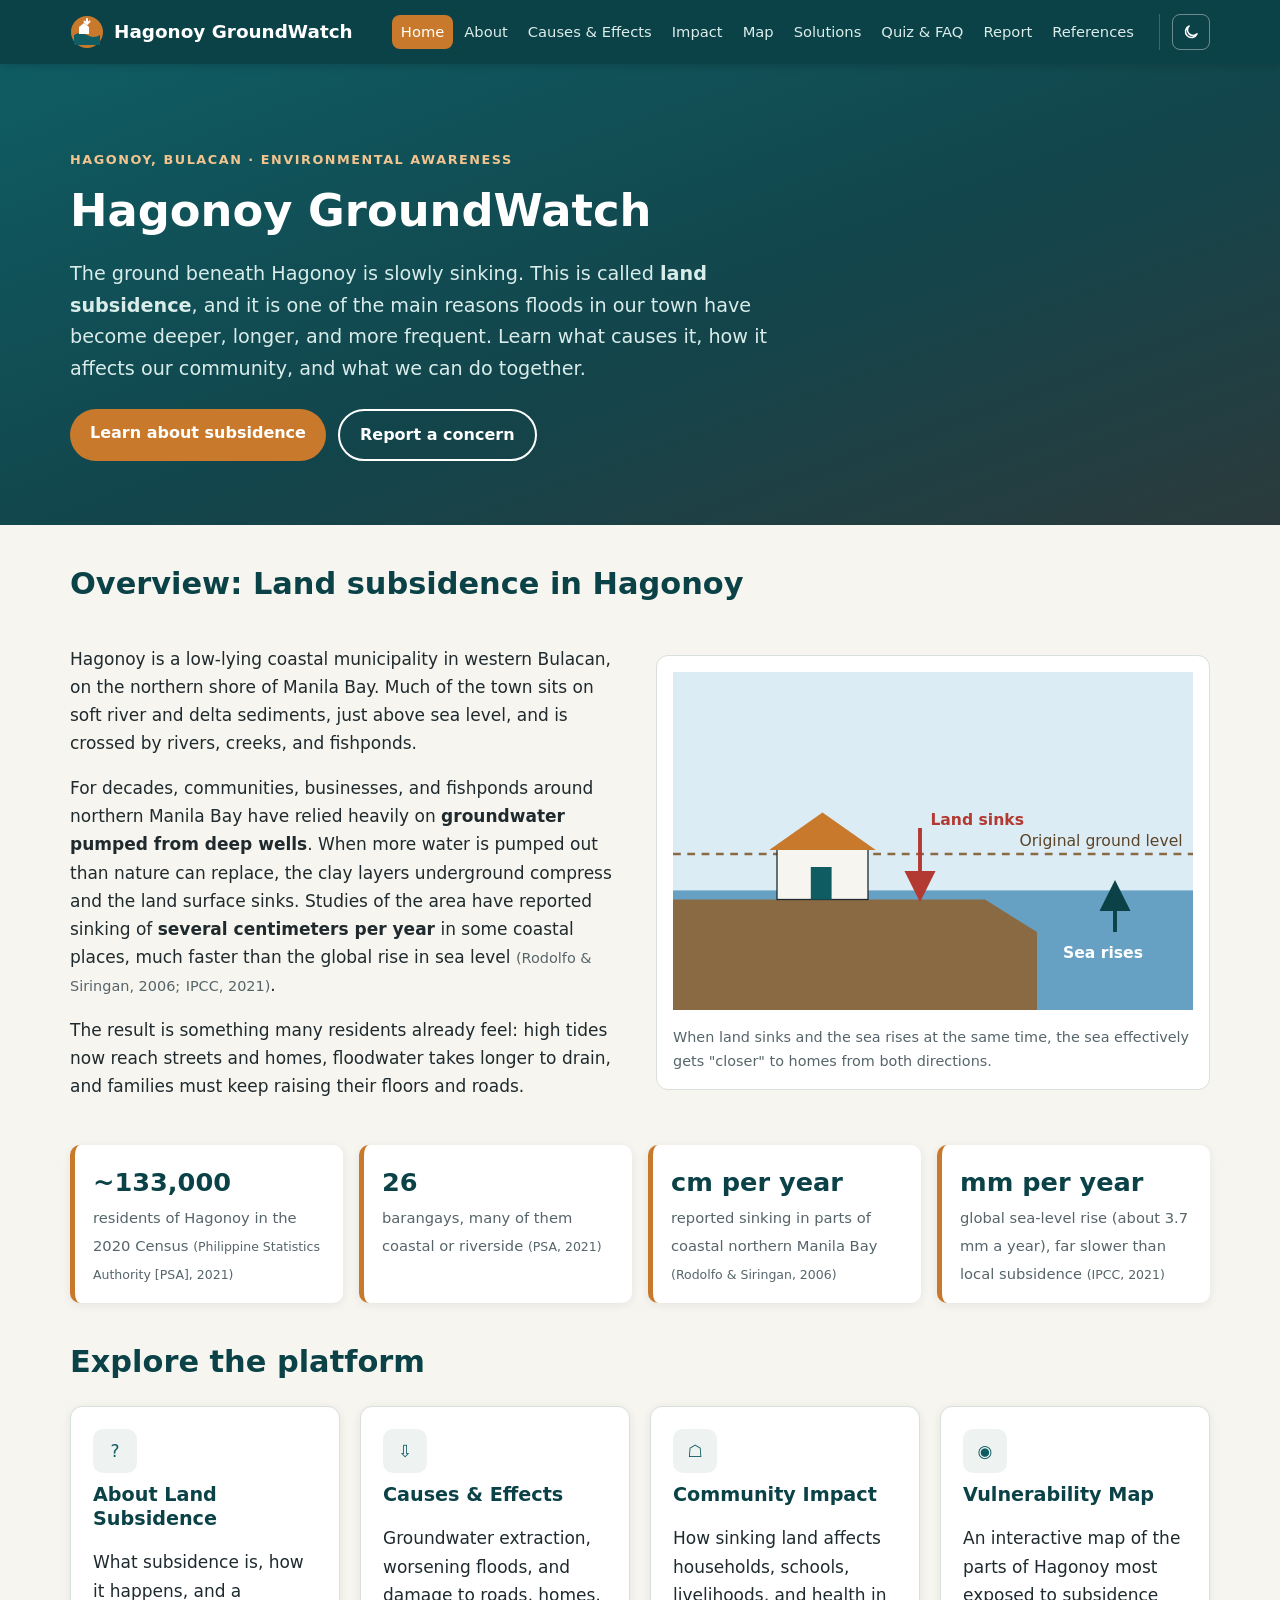
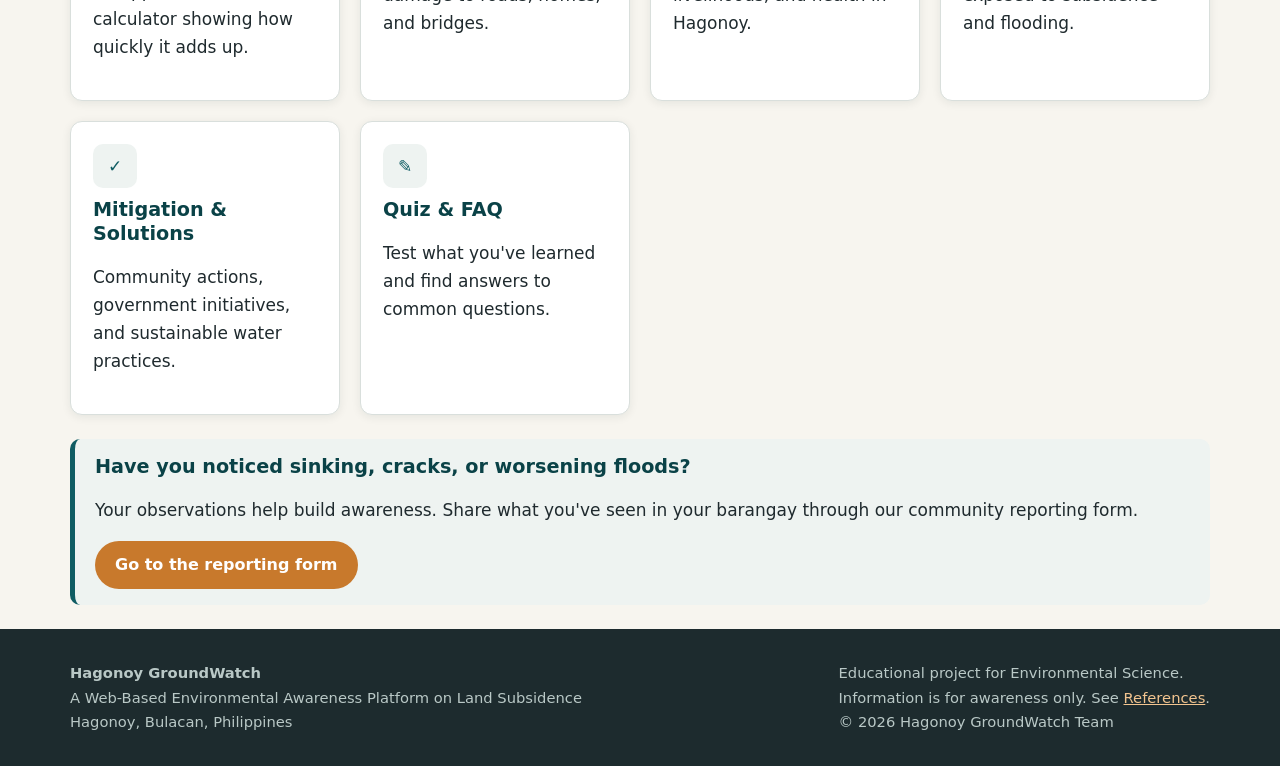
<file: index.html>
<!DOCTYPE html>
<html lang="en">
<head>
  <meta charset="UTF-8">
  <meta name="viewport" content="width=device-width, initial-scale=1.0">
  <title>Hagonoy GroundWatch | Land Subsidence Awareness</title>
  <meta name="description" content="A community-based environmental awareness website about land subsidence in Hagonoy, Bulacan.">
  <link rel="stylesheet" href="css/style.css">
  <script>(function () { var t = new URLSearchParams(location.search).get("theme"); if (!t) { try { t = localStorage.getItem("groundwatch-theme"); } catch (e) {} } if (t === "dark" || t === "light") document.documentElement.dataset.theme = t; })();</script>
</head>
<body>
  <section class="hero">
    <div class="container">
      <p class="tagline">Hagonoy, Bulacan &middot; Environmental Awareness</p>
      <h1>Hagonoy GroundWatch</h1>
      <p class="lead">
        The ground beneath Hagonoy is slowly sinking. This is called <strong>land subsidence</strong>,
        and it is one of the main reasons floods in our town have become deeper, longer, and more frequent.
        Learn what causes it, how it affects our community, and what we can do together.
      </p>
      <div class="btn-row">
        <a class="btn" href="about.html">Learn about subsidence</a>
        <a class="btn secondary" href="report.html">Report a concern</a>
      </div>
    </div>
  </section>

  <main class="container">
    <section>
      <h2>Overview: Land subsidence in Hagonoy</h2>
      <div class="two-col">
        <div>
          <p>
            Hagonoy is a low-lying coastal municipality in western Bulacan, on the northern shore of Manila Bay.
            Much of the town sits on soft river and delta sediments, just above sea level, and is
            crossed by rivers, creeks, and fishponds.
          </p>
          <p>
            For decades, communities, businesses, and fishponds around northern Manila Bay have relied heavily on
            <strong>groundwater pumped from deep wells</strong>. When more water is pumped out than nature can
            replace, the clay layers underground compress and the land surface sinks. Studies of the area
            have reported sinking of <strong>several centimeters per year</strong> in some coastal places,
            much faster than the global rise in sea level <a class="cite" href="references.html#ref-rodolfo2006">(Rodolfo &amp; Siringan, 2006;</a> <a class="cite" href="references.html#ref-ipcc2021">IPCC, 2021)</a>.
          </p>
          <p>
            The result is something many residents already feel: high tides now reach streets and homes,
            floodwater takes longer to drain, and families must keep raising their floors and roads.
          </p>
        </div>
        <figure class="diagram">
          <svg viewBox="0 0 400 260" role="img" aria-labelledby="hero-fig-title">
            <title id="hero-fig-title">Diagram: a house sinking as the land subsides while sea level rises</title>
            <rect x="0" y="0" width="400" height="260" fill="#dcecf5"/>
            <!-- original ground line -->
            <line x1="0" y1="140" x2="400" y2="140" stroke="#8a6a43" stroke-dasharray="6 5" stroke-width="2"/>
            <text x="392" y="134" font-size="12" fill="#5b4428" text-anchor="end">Original ground level</text>
            <!-- sea -->
            <rect x="0" y="168" width="400" height="92" fill="#3f88b5" opacity="0.75"/>
            <!-- sunken land -->
            <path d="M0 175 L240 175 L280 200 L280 260 L0 260 Z" fill="#8a6a43"/>
            <!-- house -->
            <rect x="80" y="135" width="70" height="40" fill="#f7f5ef" stroke="#1f2a2e"/>
            <path d="M74 137 L115 108 L156 137 Z" fill="#c8792c"/>
            <rect x="106" y="150" width="16" height="25" fill="#0f5c63"/>
            <!-- arrows -->
            <path d="M190 120 V165" stroke="#b23a32" stroke-width="3" marker-end="url(#arr)"/>
            <path d="M340 200 V172" stroke="#0a4247" stroke-width="3" marker-end="url(#arr2)"/>
            <text x="198" y="118" font-size="12" fill="#b23a32" font-weight="700">Land sinks</text>
            <text x="300" y="220" font-size="12" fill="#fff" font-weight="700">Sea rises</text>
            <defs>
              <marker id="arr" markerWidth="8" markerHeight="8" refX="4" refY="4" orient="auto"><path d="M0 0 L8 4 L0 8 Z" fill="#b23a32"/></marker>
              <marker id="arr2" markerWidth="8" markerHeight="8" refX="4" refY="4" orient="auto"><path d="M0 0 L8 4 L0 8 Z" fill="#0a4247"/></marker>
            </defs>
          </svg>
          <figcaption>When land sinks and the sea rises at the same time, the sea effectively gets "closer" to homes from both directions.</figcaption>
        </figure>
      </div>
    </section>

    <section class="stat-row" aria-label="Key facts">
      <div class="stat"><strong>~133,000</strong><span>residents of Hagonoy in the 2020 Census <a class="cite" href="references.html#ref-psa2021">(Philippine Statistics Authority [PSA], 2021)</a></span></div>
      <div class="stat"><strong>26</strong><span>barangays, many of them coastal or riverside <a class="cite" href="references.html#ref-psa2021">(PSA, 2021)</a></span></div>
      <div class="stat"><strong>cm per year</strong><span>reported sinking in parts of coastal northern Manila Bay <a class="cite" href="references.html#ref-rodolfo2006">(Rodolfo &amp; Siringan, 2006)</a></span></div>
      <div class="stat"><strong>mm per year</strong><span>global sea-level rise (about 3.7 mm a year), far slower than local subsidence <a class="cite" href="references.html#ref-ipcc2021">(IPCC, 2021)</a></span></div>
    </section>

    <section>
      <h2>Explore the platform</h2>
      <div class="grid grid-3">
        <a class="card" href="about.html">
          <div class="icon" aria-hidden="true">?</div>
          <h3>About Land Subsidence</h3>
          <p>What subsidence is, how it happens, and a calculator showing how quickly it adds up.</p>
        </a>
        <a class="card" href="causes.html">
          <div class="icon" aria-hidden="true">&#8681;</div>
          <h3>Causes &amp; Effects</h3>
          <p>Groundwater extraction, worsening floods, and damage to roads, homes, and bridges.</p>
        </a>
        <a class="card" href="impact.html">
          <div class="icon" aria-hidden="true">&#9750;</div>
          <h3>Community Impact</h3>
          <p>How sinking land affects households, schools, livelihoods, and health in Hagonoy.</p>
        </a>
        <a class="card" href="map.html">
          <div class="icon" aria-hidden="true">&#9673;</div>
          <h3>Vulnerability Map</h3>
          <p>An interactive map of the parts of Hagonoy most exposed to subsidence and flooding.</p>
        </a>
        <a class="card" href="solutions.html">
          <div class="icon" aria-hidden="true">&#10003;</div>
          <h3>Mitigation &amp; Solutions</h3>
          <p>Community actions, government initiatives, and sustainable water practices.</p>
        </a>
        <a class="card" href="learn.html">
          <div class="icon" aria-hidden="true">&#9998;</div>
          <h3>Quiz &amp; FAQ</h3>
          <p>Test what you've learned and find answers to common questions.</p>
        </a>
      </div>
    </section>

    <section class="callout">
      <h3 style="margin-top:0">Have you noticed sinking, cracks, or worsening floods?</h3>
      <p>Your observations help build awareness. Share what you've seen in your barangay through our community reporting form.</p>
      <a class="btn" href="report.html">Go to the reporting form</a>
    </section>
  </main>

  <script src="js/main.js"></script>
</body>
</html>
</file>
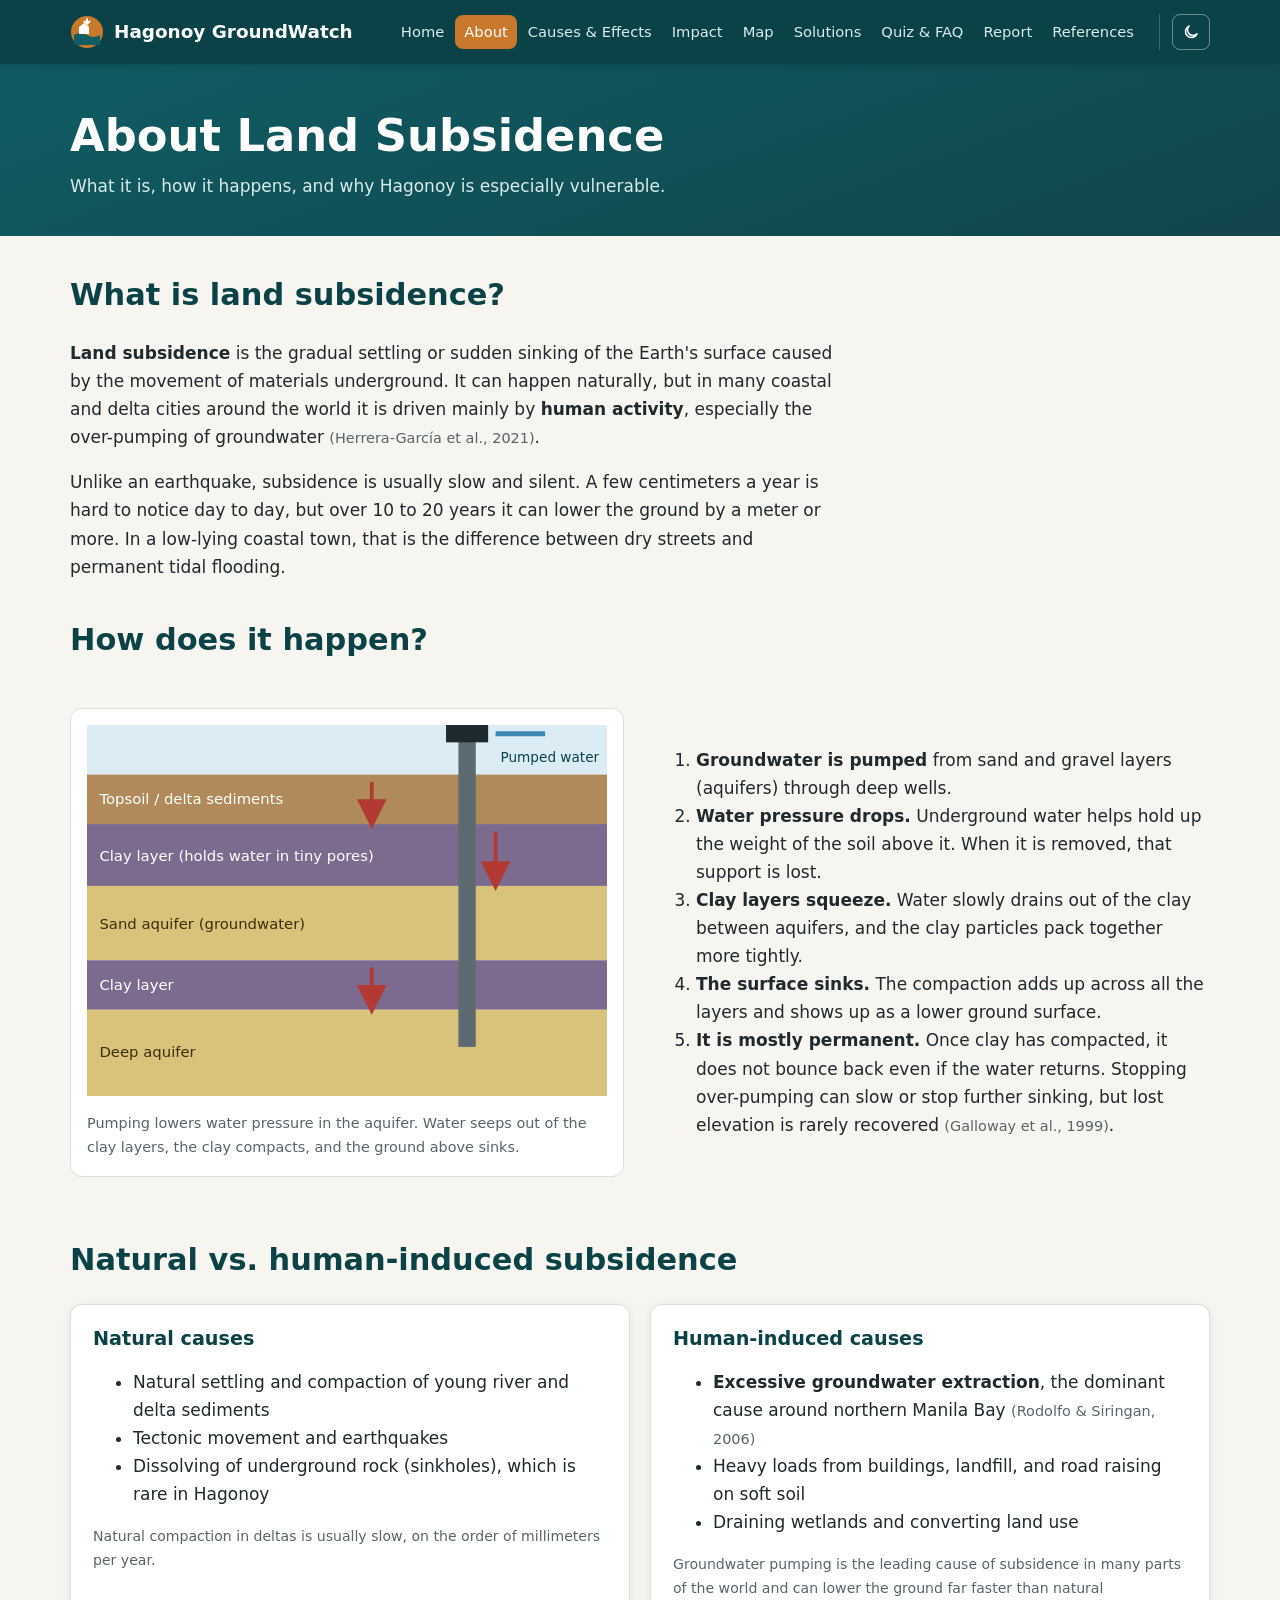
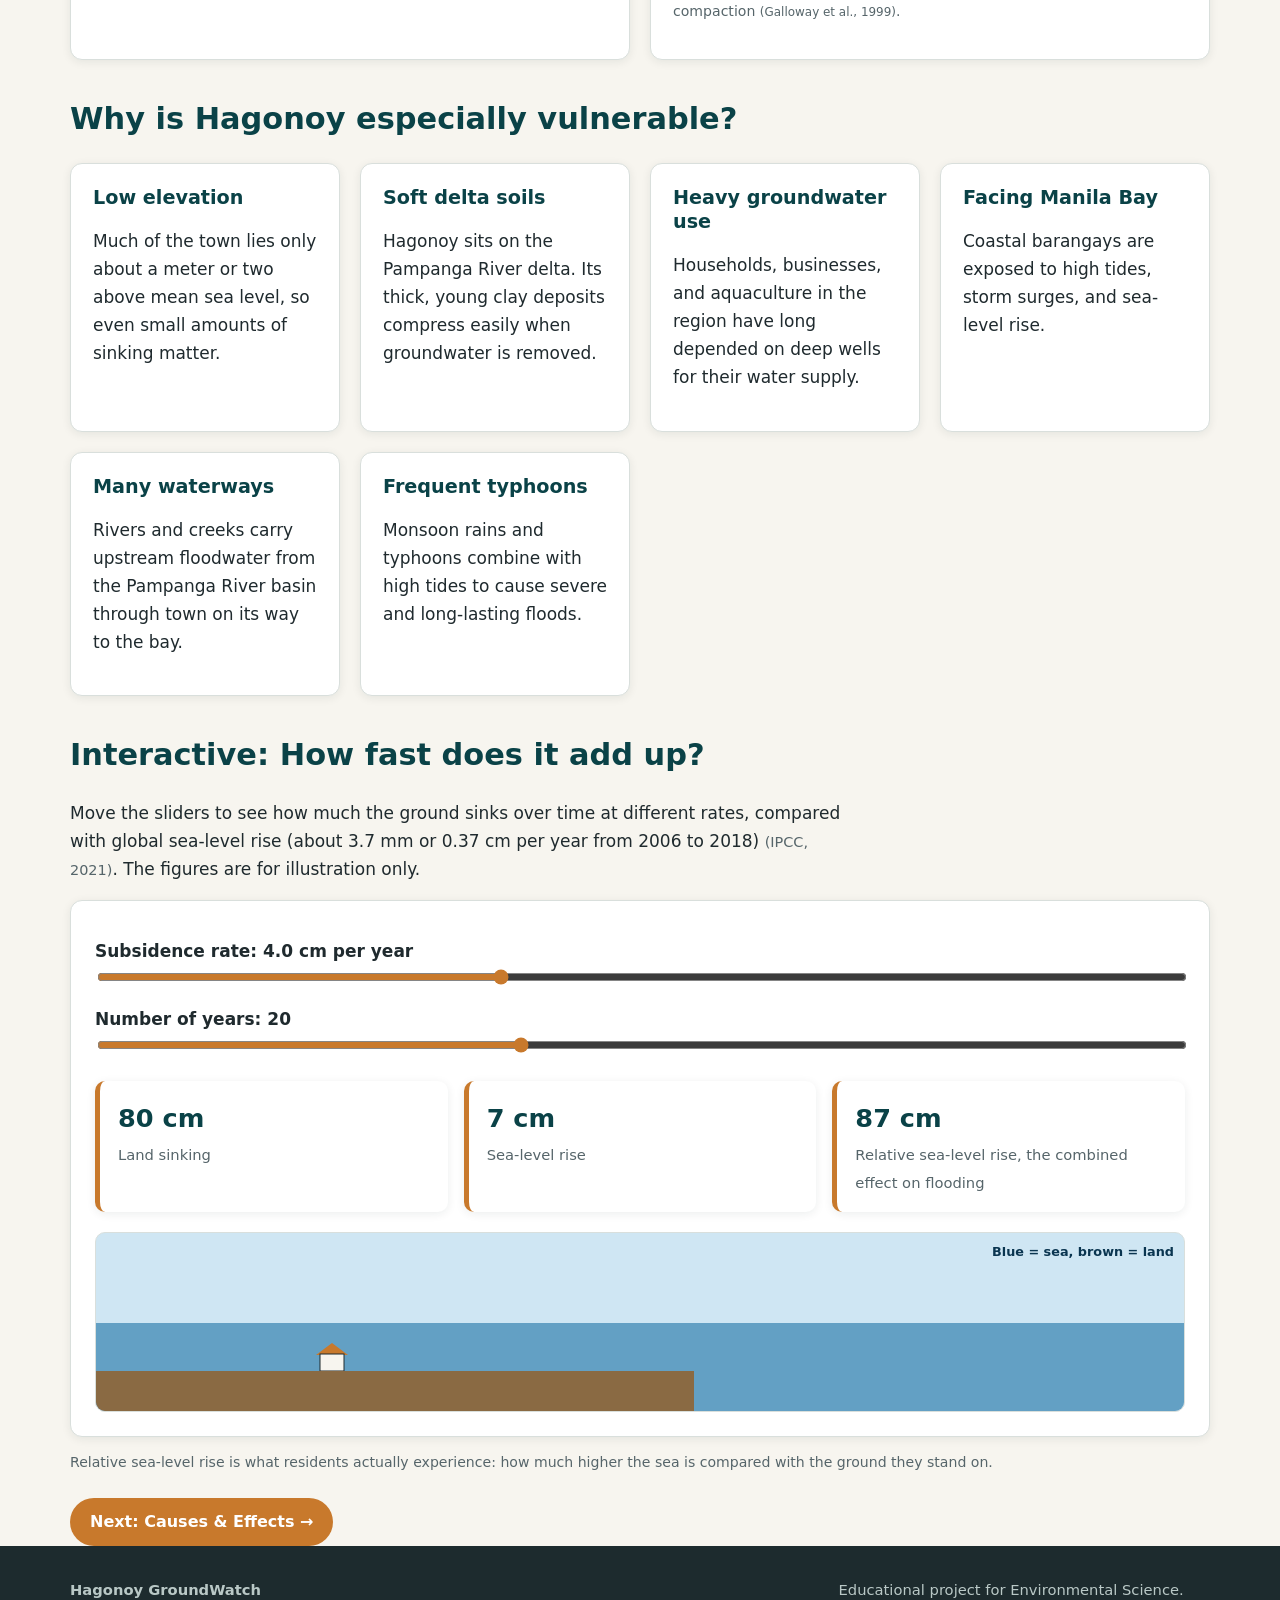
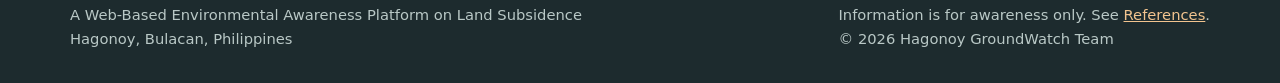
<file: about.html>
<!DOCTYPE html>
<html lang="en">
<head>
  <meta charset="UTF-8">
  <meta name="viewport" content="width=device-width, initial-scale=1.0">
  <title>About Land Subsidence | Hagonoy GroundWatch</title>
  <link rel="stylesheet" href="css/style.css">
  <script>(function () { var t = new URLSearchParams(location.search).get("theme"); if (!t) { try { t = localStorage.getItem("groundwatch-theme"); } catch (e) {} } if (t === "dark" || t === "light") document.documentElement.dataset.theme = t; })();</script>
</head>
<body>
  <section class="page-banner">
    <div class="container">
      <h1>About Land Subsidence</h1>
      <p>What it is, how it happens, and why Hagonoy is especially vulnerable.</p>
    </div>
  </section>

  <main class="container">
    <section>
      <h2>What is land subsidence?</h2>
      <p class="section-intro">
        <strong>Land subsidence</strong> is the gradual settling or sudden sinking of the Earth's surface
        caused by the movement of materials underground. It can happen naturally, but in many coastal
        and delta cities around the world it is driven mainly by <strong>human activity</strong>,
        especially the over-pumping of groundwater <a class="cite" href="references.html#ref-herrera2021">(Herrera-García et al., 2021)</a>.
      </p>
      <p class="section-intro">
        Unlike an earthquake, subsidence is usually slow and silent. A few centimeters a year is hard to notice
        day to day, but over 10 to 20 years it can lower the ground by a meter or more. In a low-lying
        coastal town, that is the difference between dry streets and permanent tidal flooding.
      </p>
    </section>

    <section>
      <h2>How does it happen?</h2>
      <div class="two-col">
        <figure class="diagram">
          <svg viewBox="0 0 420 300" role="img" aria-labelledby="aq-title">
            <title id="aq-title">Cross-section showing a well pumping water from an aquifer and clay layers compacting</title>
            <rect x="0" y="0" width="420" height="40" fill="#dcecf5"/>
            <rect x="0" y="40" width="420" height="40" fill="#b08a5a"/>
            <text x="10" y="64" font-size="12" fill="#fff">Topsoil / delta sediments</text>
            <rect x="0" y="80" width="420" height="50" fill="#7d6a8f"/>
            <text x="10" y="110" font-size="12" fill="#fff">Clay layer (holds water in tiny pores)</text>
            <rect x="0" y="130" width="420" height="60" fill="#d9c27a"/>
            <text x="10" y="165" font-size="12" fill="#3b2f0c">Sand aquifer (groundwater)</text>
            <rect x="0" y="190" width="420" height="40" fill="#7d6a8f"/>
            <text x="10" y="214" font-size="12" fill="#fff">Clay layer</text>
            <rect x="0" y="230" width="420" height="70" fill="#d9c27a"/>
            <text x="10" y="268" font-size="12" fill="#3b2f0c">Deep aquifer</text>
            <!-- well -->
            <rect x="300" y="10" width="14" height="250" fill="#5d6b70"/>
            <rect x="290" y="0" width="34" height="14" fill="#1f2a2e"/>
            <path d="M330 7 h40" stroke="#3f88b5" stroke-width="4"/>
            <text x="334" y="30" font-size="11" fill="#0a4247">Pumped water</text>
            <!-- arrows down -->
            <path d="M230 46 V72" stroke="#b23a32" stroke-width="3" marker-end="url(#a1)"/>
            <path d="M330 86 V122" stroke="#b23a32" stroke-width="3" marker-end="url(#a1)"/>
            <path d="M230 196 V222" stroke="#b23a32" stroke-width="3" marker-end="url(#a1)"/>
            <defs><marker id="a1" markerWidth="8" markerHeight="8" refX="4" refY="4" orient="auto"><path d="M0 0 L8 4 L0 8 Z" fill="#b23a32"/></marker></defs>
          </svg>
          <figcaption>Pumping lowers water pressure in the aquifer. Water seeps out of the clay layers, the clay compacts, and the ground above sinks.</figcaption>
        </figure>
        <ol>
          <li><strong>Groundwater is pumped</strong> from sand and gravel layers (aquifers) through deep wells.</li>
          <li><strong>Water pressure drops.</strong> Underground water helps hold up the weight of the soil above it. When it is removed, that support is lost.</li>
          <li><strong>Clay layers squeeze.</strong> Water slowly drains out of the clay between aquifers, and the clay particles pack together more tightly.</li>
          <li><strong>The surface sinks.</strong> The compaction adds up across all the layers and shows up as a lower ground surface.</li>
          <li><strong>It is mostly permanent.</strong> Once clay has compacted, it does not bounce back even if the water returns. Stopping over-pumping can slow or stop further sinking, but lost elevation is rarely recovered <a class="cite" href="references.html#ref-galloway1999">(Galloway et al., 1999)</a>.</li>
        </ol>
      </div>
    </section>

    <section>
      <h2>Natural vs. human-induced subsidence</h2>
      <div class="grid grid-2">
        <div class="card">
          <h3>Natural causes</h3>
          <ul>
            <li>Natural settling and compaction of young river and delta sediments</li>
            <li>Tectonic movement and earthquakes</li>
            <li>Dissolving of underground rock (sinkholes), which is rare in Hagonoy</li>
          </ul>
          <p class="note">Natural compaction in deltas is usually slow, on the order of millimeters per year.</p>
        </div>
        <div class="card">
          <h3>Human-induced causes</h3>
          <ul>
            <li><strong>Excessive groundwater extraction</strong>, the dominant cause around northern Manila Bay <a class="cite" href="references.html#ref-rodolfo2006">(Rodolfo &amp; Siringan, 2006)</a></li>
            <li>Heavy loads from buildings, landfill, and road raising on soft soil</li>
            <li>Draining wetlands and converting land use</li>
          </ul>
          <p class="note">Groundwater pumping is the leading cause of subsidence in many parts of the world and can lower the ground far faster than natural compaction <a class="cite" href="references.html#ref-galloway1999">(Galloway et al., 1999)</a>.</p>
        </div>
      </div>
    </section>

    <section>
      <h2>Why is Hagonoy especially vulnerable?</h2>
      <div class="grid grid-3">
        <div class="card"><h3>Low elevation</h3><p>Much of the town lies only about a meter or two above mean sea level, so even small amounts of sinking matter.</p></div>
        <div class="card"><h3>Soft delta soils</h3><p>Hagonoy sits on the Pampanga River delta. Its thick, young clay deposits compress easily when groundwater is removed.</p></div>
        <div class="card"><h3>Heavy groundwater use</h3><p>Households, businesses, and aquaculture in the region have long depended on deep wells for their water supply.</p></div>
        <div class="card"><h3>Facing Manila Bay</h3><p>Coastal barangays are exposed to high tides, storm surges, and sea-level rise.</p></div>
        <div class="card"><h3>Many waterways</h3><p>Rivers and creeks carry upstream floodwater from the Pampanga River basin through town on its way to the bay.</p></div>
        <div class="card"><h3>Frequent typhoons</h3><p>Monsoon rains and typhoons combine with high tides to cause severe and long-lasting floods.</p></div>
      </div>
    </section>

    <section>
      <h2>Interactive: How fast does it add up?</h2>
      <p class="section-intro">
        Move the sliders to see how much the ground sinks over time at different rates, compared with
        global sea-level rise (about 3.7 mm or 0.37 cm per year from 2006 to 2018) <a class="cite" href="references.html#ref-ipcc2021">(IPCC, 2021)</a>. The figures are for illustration only.
      </p>
      <div class="calc" id="subsidence-calc">
        <label for="rate">Subsidence rate: <span id="rate-out">4.0</span> cm per year</label>
        <input type="range" id="rate" min="0.5" max="10" step="0.5" value="4">
        <label for="years">Number of years: <span id="years-out">20</span></label>
        <input type="range" id="years" min="1" max="50" step="1" value="20">

        <div class="calc-output">
          <div class="stat"><strong id="sink-out">0 cm</strong><span>Land sinking</span></div>
          <div class="stat"><strong id="sea-out">0 cm</strong><span>Sea-level rise</span></div>
          <div class="stat"><strong id="total-out">0 cm</strong><span>Relative sea-level rise, the combined effect on flooding</span></div>
        </div>

        <div class="calc-visual" aria-hidden="true">
          <div class="sea"></div>
          <div class="land"></div>
          <svg class="house" viewBox="0 0 36 30"><path d="M2 14 L18 2 L34 14 Z" fill="#c8792c"/><rect x="6" y="13" width="24" height="17" fill="#f7f5ef" stroke="#1f2a2e"/></svg>
          <span class="label">Blue = sea, brown = land</span>
        </div>
      </div>
      <p class="note">Relative sea-level rise is what residents actually experience: how much higher the sea is compared with the ground they stand on.</p>
    </section>

    <div class="btn-row">
      <a class="btn" href="causes.html">Next: Causes &amp; Effects &rarr;</a>
    </div>
  </main>

  <script src="js/main.js"></script>
</body>
</html>
</file>
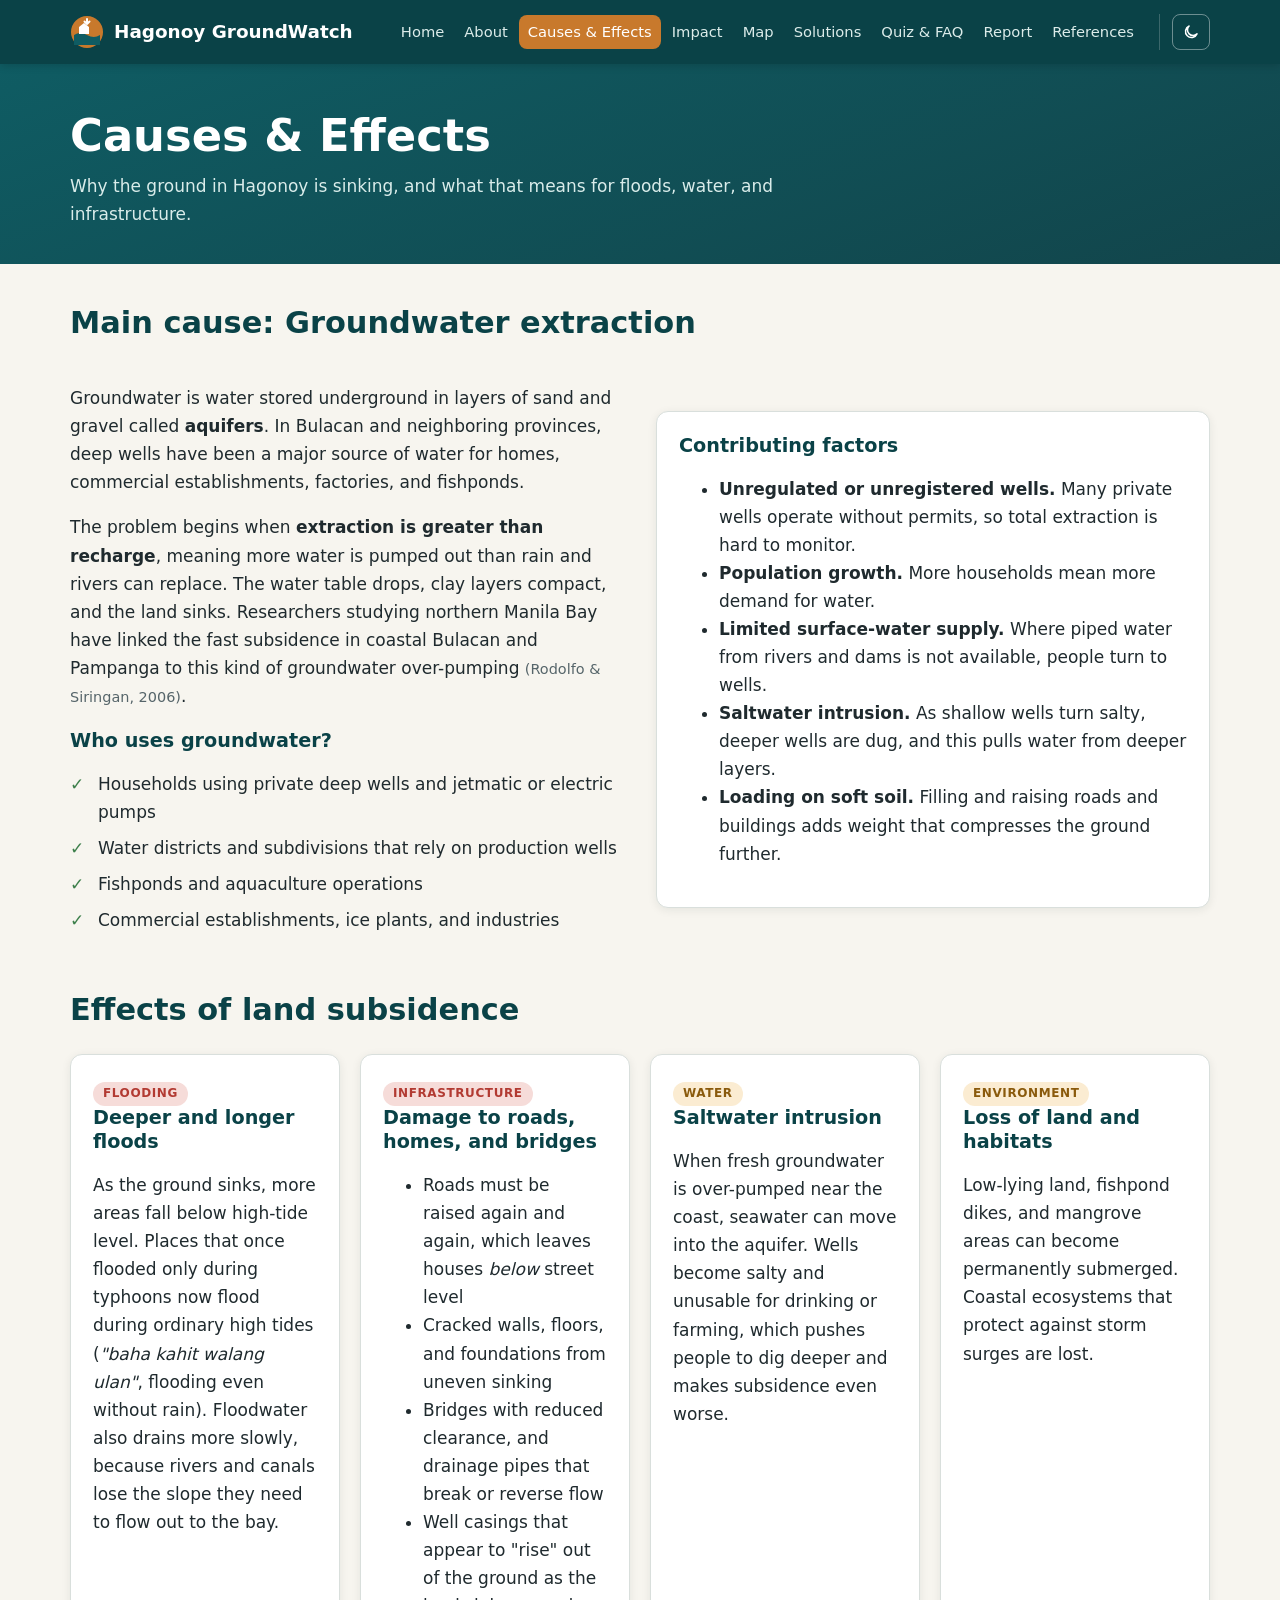
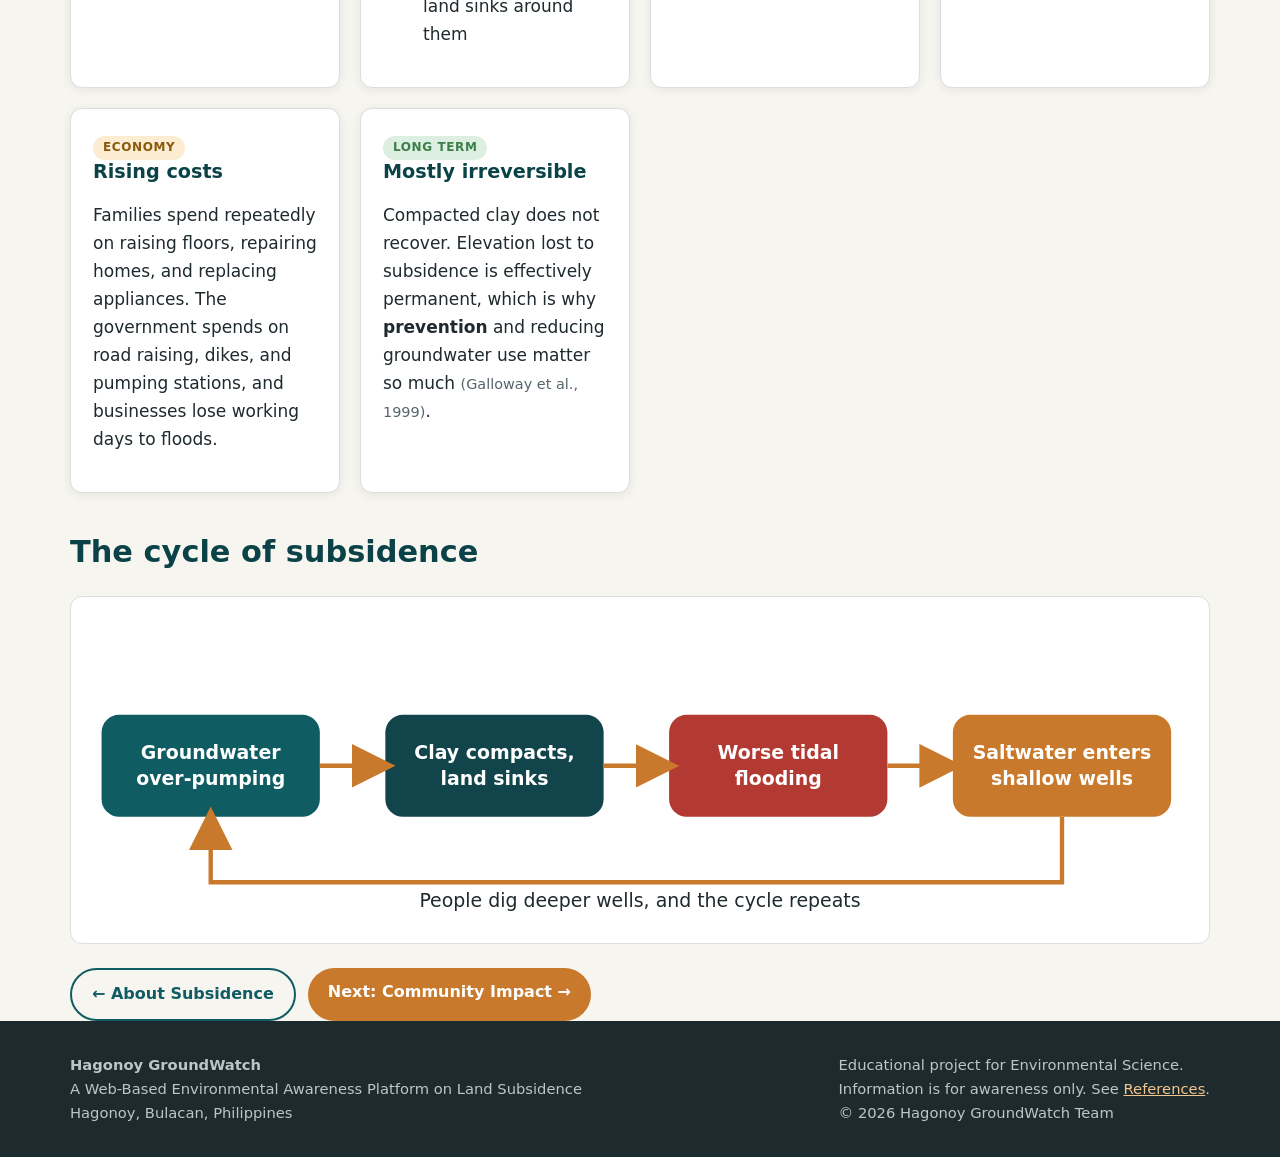
<file: causes.html>
<!DOCTYPE html>
<html lang="en">
<head>
  <meta charset="UTF-8">
  <meta name="viewport" content="width=device-width, initial-scale=1.0">
  <title>Causes and Effects | Hagonoy GroundWatch</title>
  <link rel="stylesheet" href="css/style.css">
  <script>(function () { var t = new URLSearchParams(location.search).get("theme"); if (!t) { try { t = localStorage.getItem("groundwatch-theme"); } catch (e) {} } if (t === "dark" || t === "light") document.documentElement.dataset.theme = t; })();</script>
</head>
<body>
  <section class="page-banner">
    <div class="container">
      <h1>Causes &amp; Effects</h1>
      <p>Why the ground in Hagonoy is sinking, and what that means for floods, water, and infrastructure.</p>
    </div>
  </section>

  <main class="container">
    <section>
      <h2>Main cause: Groundwater extraction</h2>
      <div class="two-col">
        <div>
          <p>
            Groundwater is water stored underground in layers of sand and gravel called <strong>aquifers</strong>.
            In Bulacan and neighboring provinces, deep wells have been a major source of water for homes,
            commercial establishments, factories, and fishponds.
          </p>
          <p>
            The problem begins when <strong>extraction is greater than recharge</strong>, meaning more water is pumped
            out than rain and rivers can replace. The water table drops, clay layers compact, and the land
            sinks. Researchers studying northern Manila Bay have linked the fast subsidence in coastal Bulacan
            and Pampanga to this kind of groundwater over-pumping <a class="cite" href="references.html#ref-rodolfo2006">(Rodolfo &amp; Siringan, 2006)</a>.
          </p>
          <h3>Who uses groundwater?</h3>
          <ul class="check">
            <li>Households using private deep wells and jetmatic or electric pumps</li>
            <li>Water districts and subdivisions that rely on production wells</li>
            <li>Fishponds and aquaculture operations</li>
            <li>Commercial establishments, ice plants, and industries</li>
          </ul>
        </div>
        <div class="card">
          <h3>Contributing factors</h3>
          <ul>
            <li><strong>Unregulated or unregistered wells.</strong> Many private wells operate without permits, so total extraction is hard to monitor.</li>
            <li><strong>Population growth.</strong> More households mean more demand for water.</li>
            <li><strong>Limited surface-water supply.</strong> Where piped water from rivers and dams is not available, people turn to wells.</li>
            <li><strong>Saltwater intrusion.</strong> As shallow wells turn salty, deeper wells are dug, and this pulls water from deeper layers.</li>
            <li><strong>Loading on soft soil.</strong> Filling and raising roads and buildings adds weight that compresses the ground further.</li>
          </ul>
        </div>
      </div>
    </section>

    <section>
      <h2>Effects of land subsidence</h2>

      <div class="grid grid-3">
        <article class="card">
          <span class="tag high">Flooding</span>
          <h3>Deeper and longer floods</h3>
          <p>
            As the ground sinks, more areas fall below high-tide level. Places that once flooded only during
            typhoons now flood during ordinary high tides (<em>"baha kahit walang ulan"</em>, flooding even without rain).
            Floodwater also drains more slowly, because rivers and canals lose the slope they need to flow out to the bay.
          </p>
        </article>
        <article class="card">
          <span class="tag high">Infrastructure</span>
          <h3>Damage to roads, homes, and bridges</h3>
          <ul>
            <li>Roads must be raised again and again, which leaves houses <em>below</em> street level</li>
            <li>Cracked walls, floors, and foundations from uneven sinking</li>
            <li>Bridges with reduced clearance, and drainage pipes that break or reverse flow</li>
            <li>Well casings that appear to "rise" out of the ground as the land sinks around them</li>
          </ul>
        </article>
        <article class="card">
          <span class="tag mod">Water</span>
          <h3>Saltwater intrusion</h3>
          <p>
            When fresh groundwater is over-pumped near the coast, seawater can move into the aquifer.
            Wells become salty and unusable for drinking or farming, which pushes people to dig deeper and
            makes subsidence even worse.
          </p>
        </article>
        <article class="card">
          <span class="tag mod">Environment</span>
          <h3>Loss of land and habitats</h3>
          <p>
            Low-lying land, fishpond dikes, and mangrove areas can become permanently submerged. Coastal
            ecosystems that protect against storm surges are lost.
          </p>
        </article>
        <article class="card">
          <span class="tag mod">Economy</span>
          <h3>Rising costs</h3>
          <p>
            Families spend repeatedly on raising floors, repairing homes, and replacing appliances. The
            government spends on road raising, dikes, and pumping stations, and businesses lose working days to floods.
          </p>
        </article>
        <article class="card">
          <span class="tag low">Long term</span>
          <h3>Mostly irreversible</h3>
          <p>
            Compacted clay does not recover. Elevation lost to subsidence is effectively permanent, which
            is why <strong>prevention</strong> and reducing groundwater use matter so much <a class="cite" href="references.html#ref-galloway1999">(Galloway et al., 1999)</a>.
          </p>
        </article>
      </div>
    </section>

    <section>
      <h2>The cycle of subsidence</h2>
      <figure class="diagram">
        <svg viewBox="0 0 760 210" role="img" aria-labelledby="cycle-title">
          <title id="cycle-title">Cycle: groundwater pumping leads to subsidence, flooding, saltwater intrusion, and then deeper pumping</title>
          <defs><marker id="c1" markerWidth="10" markerHeight="10" refX="6" refY="5" orient="auto"><path d="M0 0 L10 5 L0 10 Z" fill="#c8792c"/></marker></defs>
          <g font-size="13" text-anchor="middle" fill="#fff" font-weight="600">
            <rect x="10" y="70" width="150" height="70" rx="12" fill="#0f5c63"/>
            <text x="85" y="100">Groundwater</text><text x="85" y="118">over-pumping</text>
            <rect x="205" y="70" width="150" height="70" rx="12" fill="#12454b"/>
            <text x="280" y="100">Clay compacts,</text><text x="280" y="118">land sinks</text>
            <rect x="400" y="70" width="150" height="70" rx="12" fill="#b23a32"/>
            <text x="475" y="100">Worse tidal</text><text x="475" y="118">flooding</text>
            <rect x="595" y="70" width="150" height="70" rx="12" fill="#c8792c"/>
            <text x="670" y="100">Saltwater enters</text><text x="670" y="118">shallow wells</text>
          </g>
          <g stroke="#c8792c" stroke-width="3" fill="none">
            <path d="M160 105 H200" marker-end="url(#c1)"/>
            <path d="M355 105 H395" marker-end="url(#c1)"/>
            <path d="M550 105 H590" marker-end="url(#c1)"/>
            <path d="M670 140 V185 H85 V145" marker-end="url(#c1)"/>
          </g>
          <text x="380" y="202" font-size="13" text-anchor="middle" style="fill: var(--text)">People dig deeper wells, and the cycle repeats</text>
        </svg>
      </figure>
    </section>

    <div class="btn-row">
      <a class="btn outline" href="about.html">&larr; About Subsidence</a>
      <a class="btn" href="impact.html">Next: Community Impact &rarr;</a>
    </div>
  </main>

  <script src="js/main.js"></script>
</body>
</html>
</file>
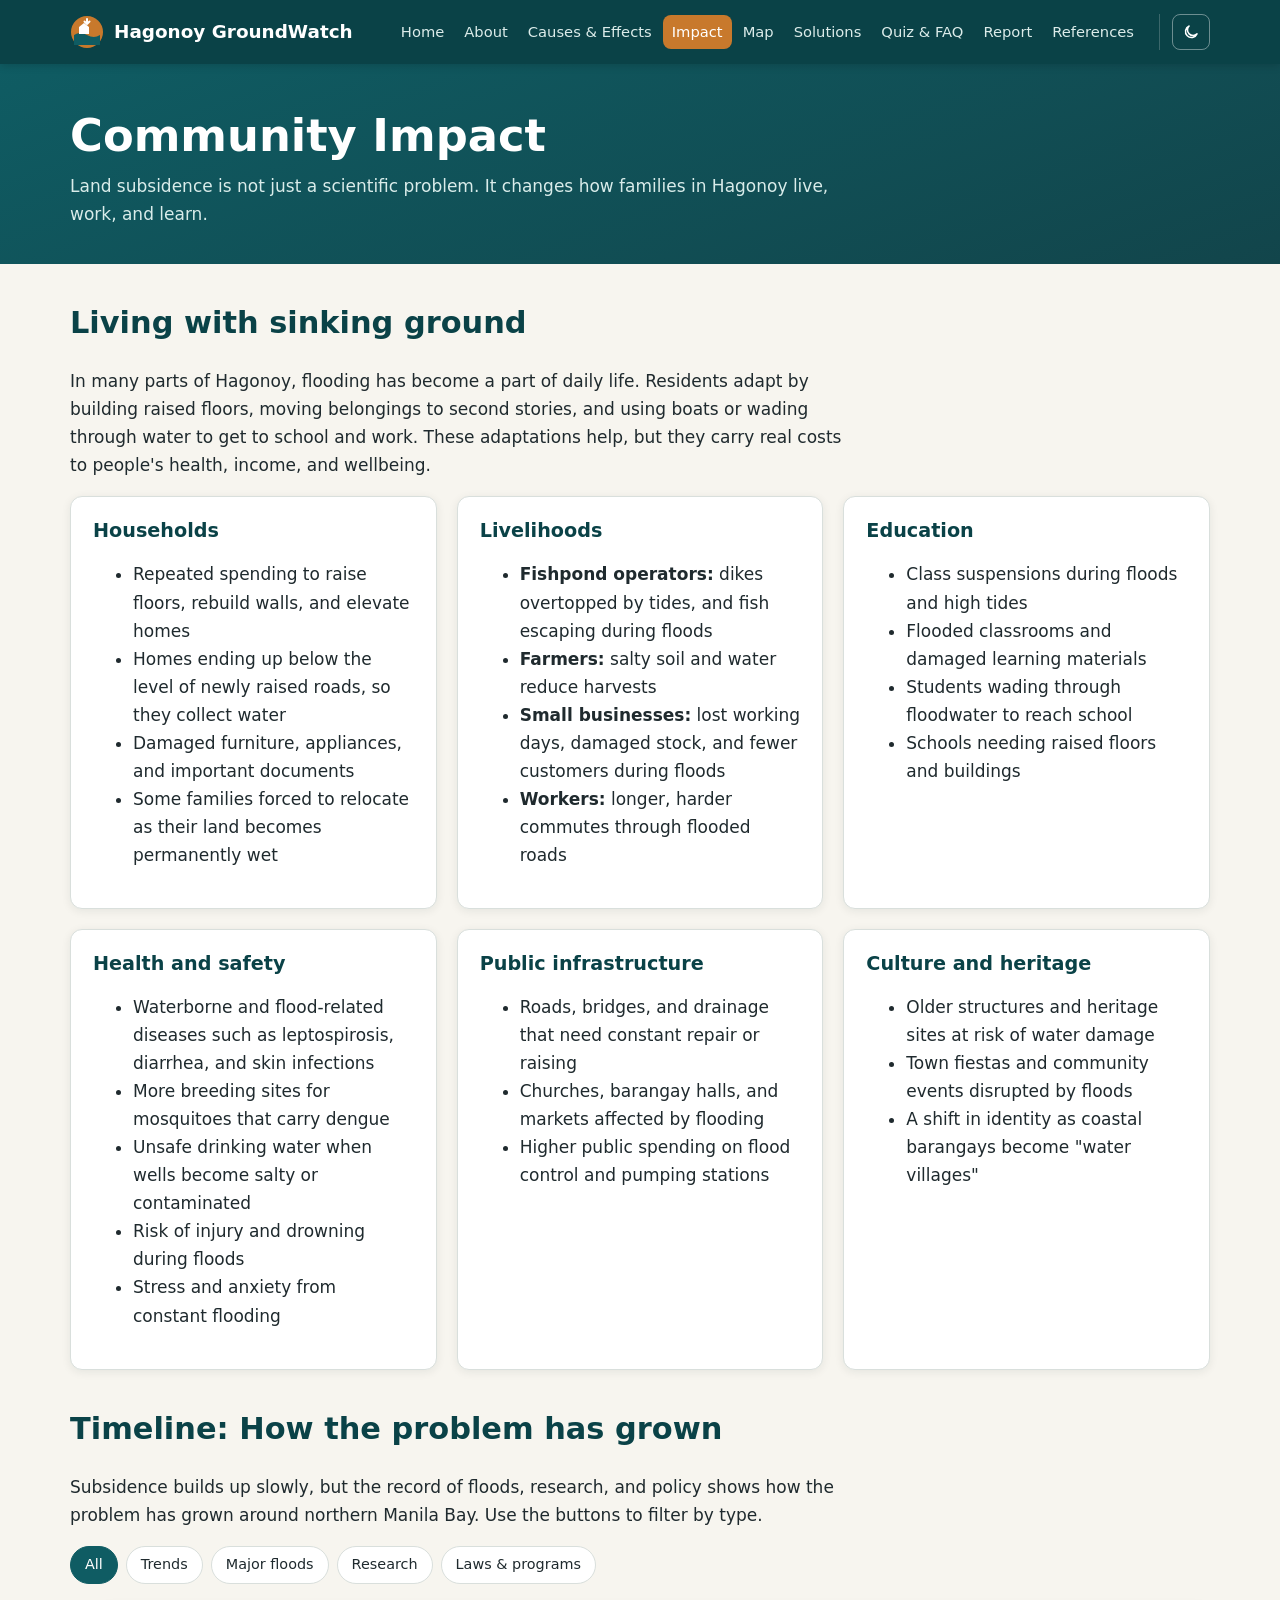
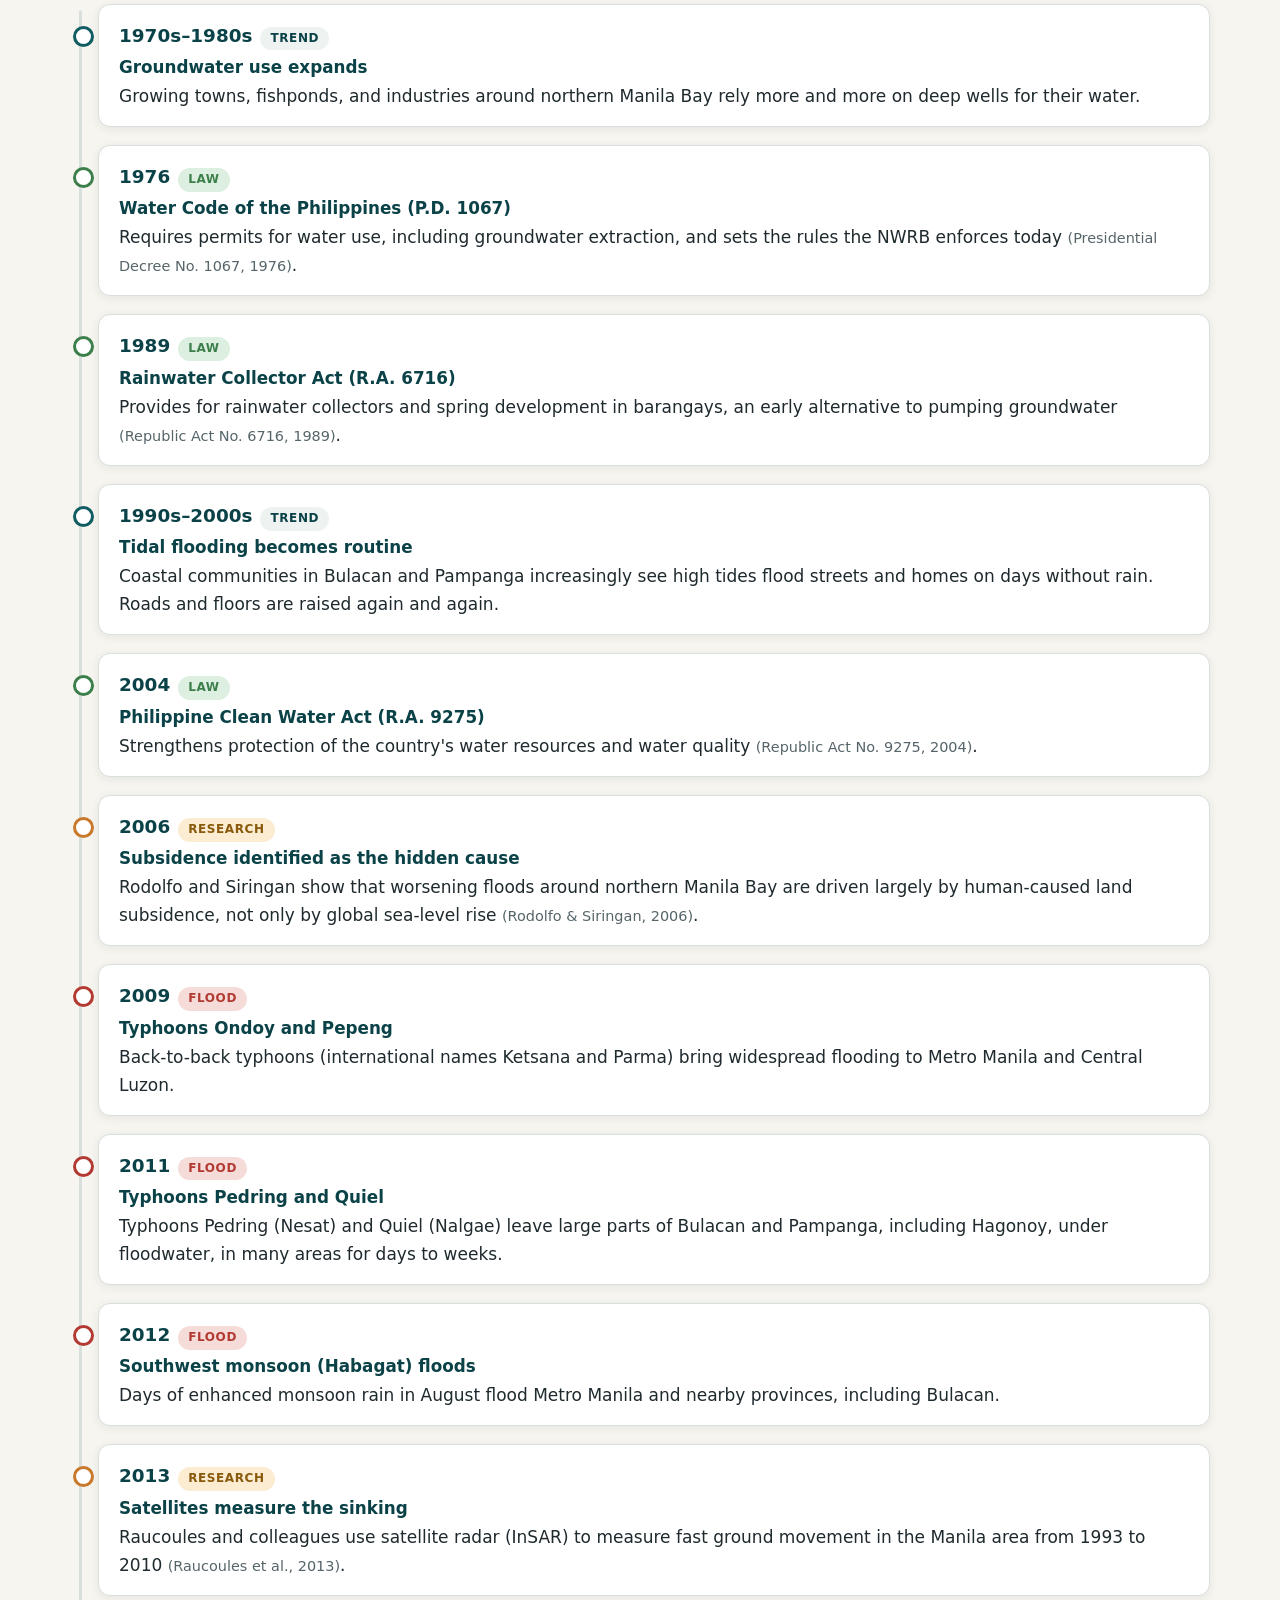
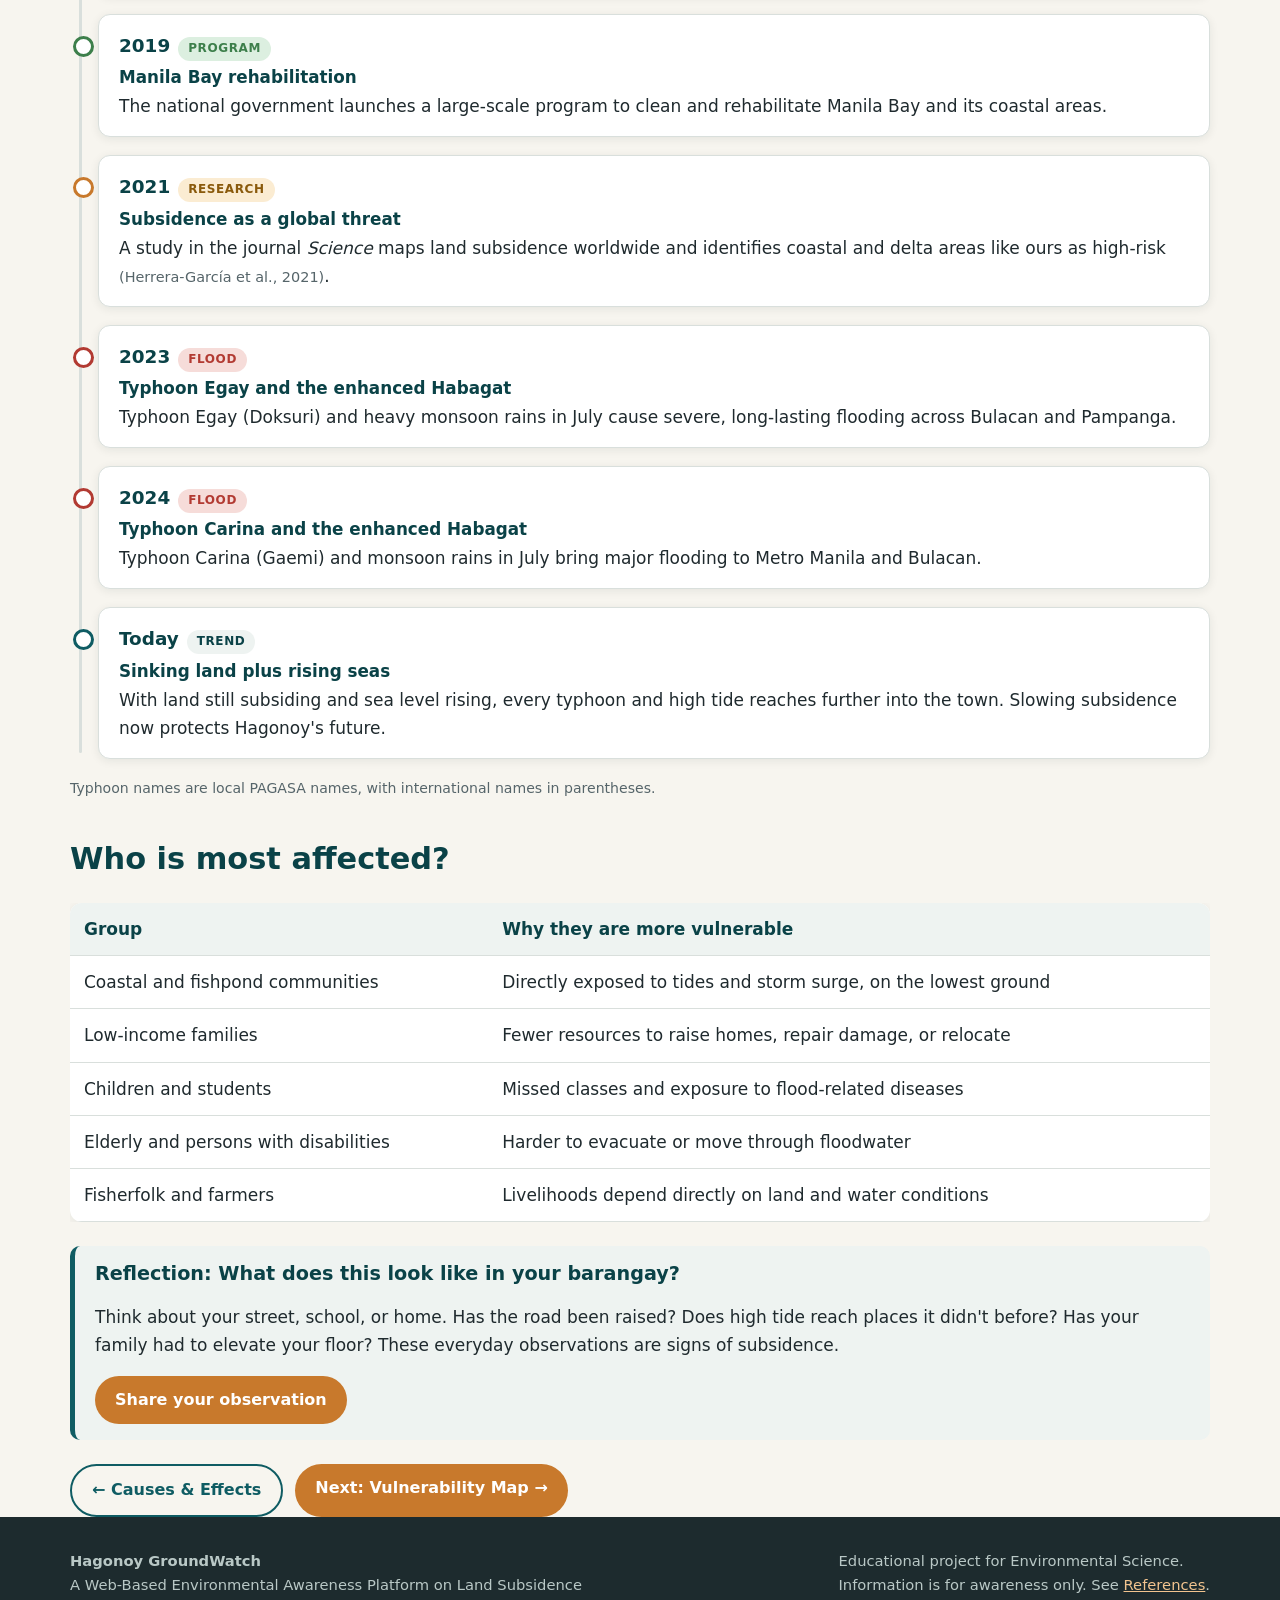
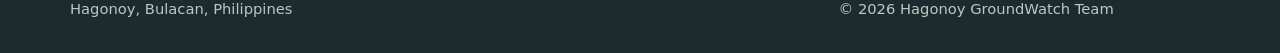
<file: impact.html>
<!DOCTYPE html>
<html lang="en">
<head>
  <meta charset="UTF-8">
  <meta name="viewport" content="width=device-width, initial-scale=1.0">
  <title>Community Impact | Hagonoy GroundWatch</title>
  <link rel="stylesheet" href="css/style.css">
  <script>(function () { var t = new URLSearchParams(location.search).get("theme"); if (!t) { try { t = localStorage.getItem("groundwatch-theme"); } catch (e) {} } if (t === "dark" || t === "light") document.documentElement.dataset.theme = t; })();</script>
</head>
<body>
  <section class="page-banner">
    <div class="container">
      <h1>Community Impact</h1>
      <p>Land subsidence is not just a scientific problem. It changes how families in Hagonoy live, work, and learn.</p>
    </div>
  </section>

  <main class="container">
    <section>
      <h2>Living with sinking ground</h2>
      <p class="section-intro">
        In many parts of Hagonoy, flooding has become a part of daily life. Residents adapt by building raised
        floors, moving belongings to second stories, and using boats or wading through water to get to school
        and work. These adaptations help, but they carry real costs to people's health, income, and wellbeing.
      </p>
    </section>

    <section>
      <div class="grid grid-2">
        <article class="card">
          <h3>Households</h3>
          <ul>
            <li>Repeated spending to raise floors, rebuild walls, and elevate homes</li>
            <li>Homes ending up below the level of newly raised roads, so they collect water</li>
            <li>Damaged furniture, appliances, and important documents</li>
            <li>Some families forced to relocate as their land becomes permanently wet</li>
          </ul>
        </article>
        <article class="card">
          <h3>Livelihoods</h3>
          <ul>
            <li><strong>Fishpond operators:</strong> dikes overtopped by tides, and fish escaping during floods</li>
            <li><strong>Farmers:</strong> salty soil and water reduce harvests</li>
            <li><strong>Small businesses:</strong> lost working days, damaged stock, and fewer customers during floods</li>
            <li><strong>Workers:</strong> longer, harder commutes through flooded roads</li>
          </ul>
        </article>
        <article class="card">
          <h3>Education</h3>
          <ul>
            <li>Class suspensions during floods and high tides</li>
            <li>Flooded classrooms and damaged learning materials</li>
            <li>Students wading through floodwater to reach school</li>
            <li>Schools needing raised floors and buildings</li>
          </ul>
        </article>
        <article class="card">
          <h3>Health and safety</h3>
          <ul>
            <li>Waterborne and flood-related diseases such as leptospirosis, diarrhea, and skin infections</li>
            <li>More breeding sites for mosquitoes that carry dengue</li>
            <li>Unsafe drinking water when wells become salty or contaminated</li>
            <li>Risk of injury and drowning during floods</li>
            <li>Stress and anxiety from constant flooding</li>
          </ul>
        </article>
        <article class="card">
          <h3>Public infrastructure</h3>
          <ul>
            <li>Roads, bridges, and drainage that need constant repair or raising</li>
            <li>Churches, barangay halls, and markets affected by flooding</li>
            <li>Higher public spending on flood control and pumping stations</li>
          </ul>
        </article>
        <article class="card">
          <h3>Culture and heritage</h3>
          <ul>
            <li>Older structures and heritage sites at risk of water damage</li>
            <li>Town fiestas and community events disrupted by floods</li>
            <li>A shift in identity as coastal barangays become "water villages"</li>
          </ul>
        </article>
      </div>
    </section>

    <section>
      <h2>Timeline: How the problem has grown</h2>
      <p class="section-intro">
        Subsidence builds up slowly, but the record of floods, research, and policy shows how the problem has grown
        around northern Manila Bay. Use the buttons to filter by type.
      </p>
      <div class="timeline-filters" role="group" aria-label="Filter timeline">
        <button type="button" data-filter="all" aria-pressed="true">All</button>
        <button type="button" data-filter="trend" aria-pressed="false">Trends</button>
        <button type="button" data-filter="flood" aria-pressed="false">Major floods</button>
        <button type="button" data-filter="research" aria-pressed="false">Research</button>
        <button type="button" data-filter="policy" aria-pressed="false">Laws &amp; programs</button>
      </div>
      <ol class="timeline" id="timeline">
        <li data-kind="trend"><div class="card">
          <span class="year">1970s&ndash;1980s</span><span class="tag">Trend</span>
          <h3>Groundwater use expands</h3>
          <p>Growing towns, fishponds, and industries around northern Manila Bay rely more and more on deep wells for their water.</p>
        </div></li>
        <li data-kind="policy"><div class="card">
          <span class="year">1976</span><span class="tag low">Law</span>
          <h3>Water Code of the Philippines (P.D. 1067)</h3>
          <p>Requires permits for water use, including groundwater extraction, and sets the rules the NWRB enforces today <a class="cite" href="references.html#ref-pd1067">(Presidential Decree No. 1067, 1976)</a>.</p>
        </div></li>
        <li data-kind="policy"><div class="card">
          <span class="year">1989</span><span class="tag low">Law</span>
          <h3>Rainwater Collector Act (R.A. 6716)</h3>
          <p>Provides for rainwater collectors and spring development in barangays, an early alternative to pumping groundwater <a class="cite" href="references.html#ref-ra6716">(Republic Act No. 6716, 1989)</a>.</p>
        </div></li>
        <li data-kind="trend"><div class="card">
          <span class="year">1990s&ndash;2000s</span><span class="tag">Trend</span>
          <h3>Tidal flooding becomes routine</h3>
          <p>Coastal communities in Bulacan and Pampanga increasingly see high tides flood streets and homes on days without rain. Roads and floors are raised again and again.</p>
        </div></li>
        <li data-kind="policy"><div class="card">
          <span class="year">2004</span><span class="tag low">Law</span>
          <h3>Philippine Clean Water Act (R.A. 9275)</h3>
          <p>Strengthens protection of the country's water resources and water quality <a class="cite" href="references.html#ref-ra9275">(Republic Act No. 9275, 2004)</a>.</p>
        </div></li>
        <li data-kind="research"><div class="card">
          <span class="year">2006</span><span class="tag mod">Research</span>
          <h3>Subsidence identified as the hidden cause</h3>
          <p>Rodolfo and Siringan show that worsening floods around northern Manila Bay are driven largely by human-caused land subsidence, not only by global sea-level rise <a class="cite" href="references.html#ref-rodolfo2006">(Rodolfo &amp; Siringan, 2006)</a>.</p>
        </div></li>
        <li data-kind="flood"><div class="card">
          <span class="year">2009</span><span class="tag high">Flood</span>
          <h3>Typhoons Ondoy and Pepeng</h3>
          <p>Back-to-back typhoons (international names Ketsana and Parma) bring widespread flooding to Metro Manila and Central Luzon.</p>
        </div></li>
        <li data-kind="flood"><div class="card">
          <span class="year">2011</span><span class="tag high">Flood</span>
          <h3>Typhoons Pedring and Quiel</h3>
          <p>Typhoons Pedring (Nesat) and Quiel (Nalgae) leave large parts of Bulacan and Pampanga, including Hagonoy, under floodwater, in many areas for days to weeks.</p>
        </div></li>
        <li data-kind="flood"><div class="card">
          <span class="year">2012</span><span class="tag high">Flood</span>
          <h3>Southwest monsoon (Habagat) floods</h3>
          <p>Days of enhanced monsoon rain in August flood Metro Manila and nearby provinces, including Bulacan.</p>
        </div></li>
        <li data-kind="research"><div class="card">
          <span class="year">2013</span><span class="tag mod">Research</span>
          <h3>Satellites measure the sinking</h3>
          <p>Raucoules and colleagues use satellite radar (InSAR) to measure fast ground movement in the Manila area from 1993 to 2010 <a class="cite" href="references.html#ref-raucoules2013">(Raucoules et al., 2013)</a>.</p>
        </div></li>
        <li data-kind="policy"><div class="card">
          <span class="year">2019</span><span class="tag low">Program</span>
          <h3>Manila Bay rehabilitation</h3>
          <p>The national government launches a large-scale program to clean and rehabilitate Manila Bay and its coastal areas.</p>
        </div></li>
        <li data-kind="research"><div class="card">
          <span class="year">2021</span><span class="tag mod">Research</span>
          <h3>Subsidence as a global threat</h3>
          <p>A study in the journal <em>Science</em> maps land subsidence worldwide and identifies coastal and delta areas like ours as high-risk <a class="cite" href="references.html#ref-herrera2021">(Herrera-García et al., 2021)</a>.</p>
        </div></li>
        <li data-kind="flood"><div class="card">
          <span class="year">2023</span><span class="tag high">Flood</span>
          <h3>Typhoon Egay and the enhanced Habagat</h3>
          <p>Typhoon Egay (Doksuri) and heavy monsoon rains in July cause severe, long-lasting flooding across Bulacan and Pampanga.</p>
        </div></li>
        <li data-kind="flood"><div class="card">
          <span class="year">2024</span><span class="tag high">Flood</span>
          <h3>Typhoon Carina and the enhanced Habagat</h3>
          <p>Typhoon Carina (Gaemi) and monsoon rains in July bring major flooding to Metro Manila and Bulacan.</p>
        </div></li>
        <li data-kind="trend"><div class="card">
          <span class="year">Today</span><span class="tag">Trend</span>
          <h3>Sinking land plus rising seas</h3>
          <p>With land still subsiding and sea level rising, every typhoon and high tide reaches further into the town. Slowing subsidence now protects Hagonoy's future.</p>
        </div></li>
      </ol>
      <p class="note">Typhoon names are local PAGASA names, with international names in parentheses.</p>
    </section>

    <section>
      <h2>Who is most affected?</h2>
      <div class="table-wrap">
        <table>
          <thead><tr><th>Group</th><th>Why they are more vulnerable</th></tr></thead>
          <tbody>
            <tr><td>Coastal and fishpond communities</td><td>Directly exposed to tides and storm surge, on the lowest ground</td></tr>
            <tr><td>Low-income families</td><td>Fewer resources to raise homes, repair damage, or relocate</td></tr>
            <tr><td>Children and students</td><td>Missed classes and exposure to flood-related diseases</td></tr>
            <tr><td>Elderly and persons with disabilities</td><td>Harder to evacuate or move through floodwater</td></tr>
            <tr><td>Fisherfolk and farmers</td><td>Livelihoods depend directly on land and water conditions</td></tr>
          </tbody>
        </table>
      </div>
    </section>

    <section class="callout">
      <h3 style="margin-top:0">Reflection: What does this look like in your barangay?</h3>
      <p>
        Think about your street, school, or home. Has the road been raised? Does high tide reach places it didn't before?
        Has your family had to elevate your floor? These everyday observations are signs of subsidence.
      </p>
      <a class="btn" href="report.html">Share your observation</a>
    </section>

    <div class="btn-row">
      <a class="btn outline" href="causes.html">&larr; Causes &amp; Effects</a>
      <a class="btn" href="map.html">Next: Vulnerability Map &rarr;</a>
    </div>
  </main>

  <script src="js/main.js"></script>
  <script>
    // Timeline filter buttons
    (function () {
      const buttons = document.querySelectorAll(".timeline-filters button");
      const items = document.querySelectorAll("#timeline li");
      buttons.forEach((btn) =>
        btn.addEventListener("click", () => {
          const filter = btn.dataset.filter;
          buttons.forEach((b) => b.setAttribute("aria-pressed", String(b === btn)));
          items.forEach((li) => (li.hidden = filter !== "all" && li.dataset.kind !== filter));
        })
      );
    })();
  </script>
</body>
</html>
</file>
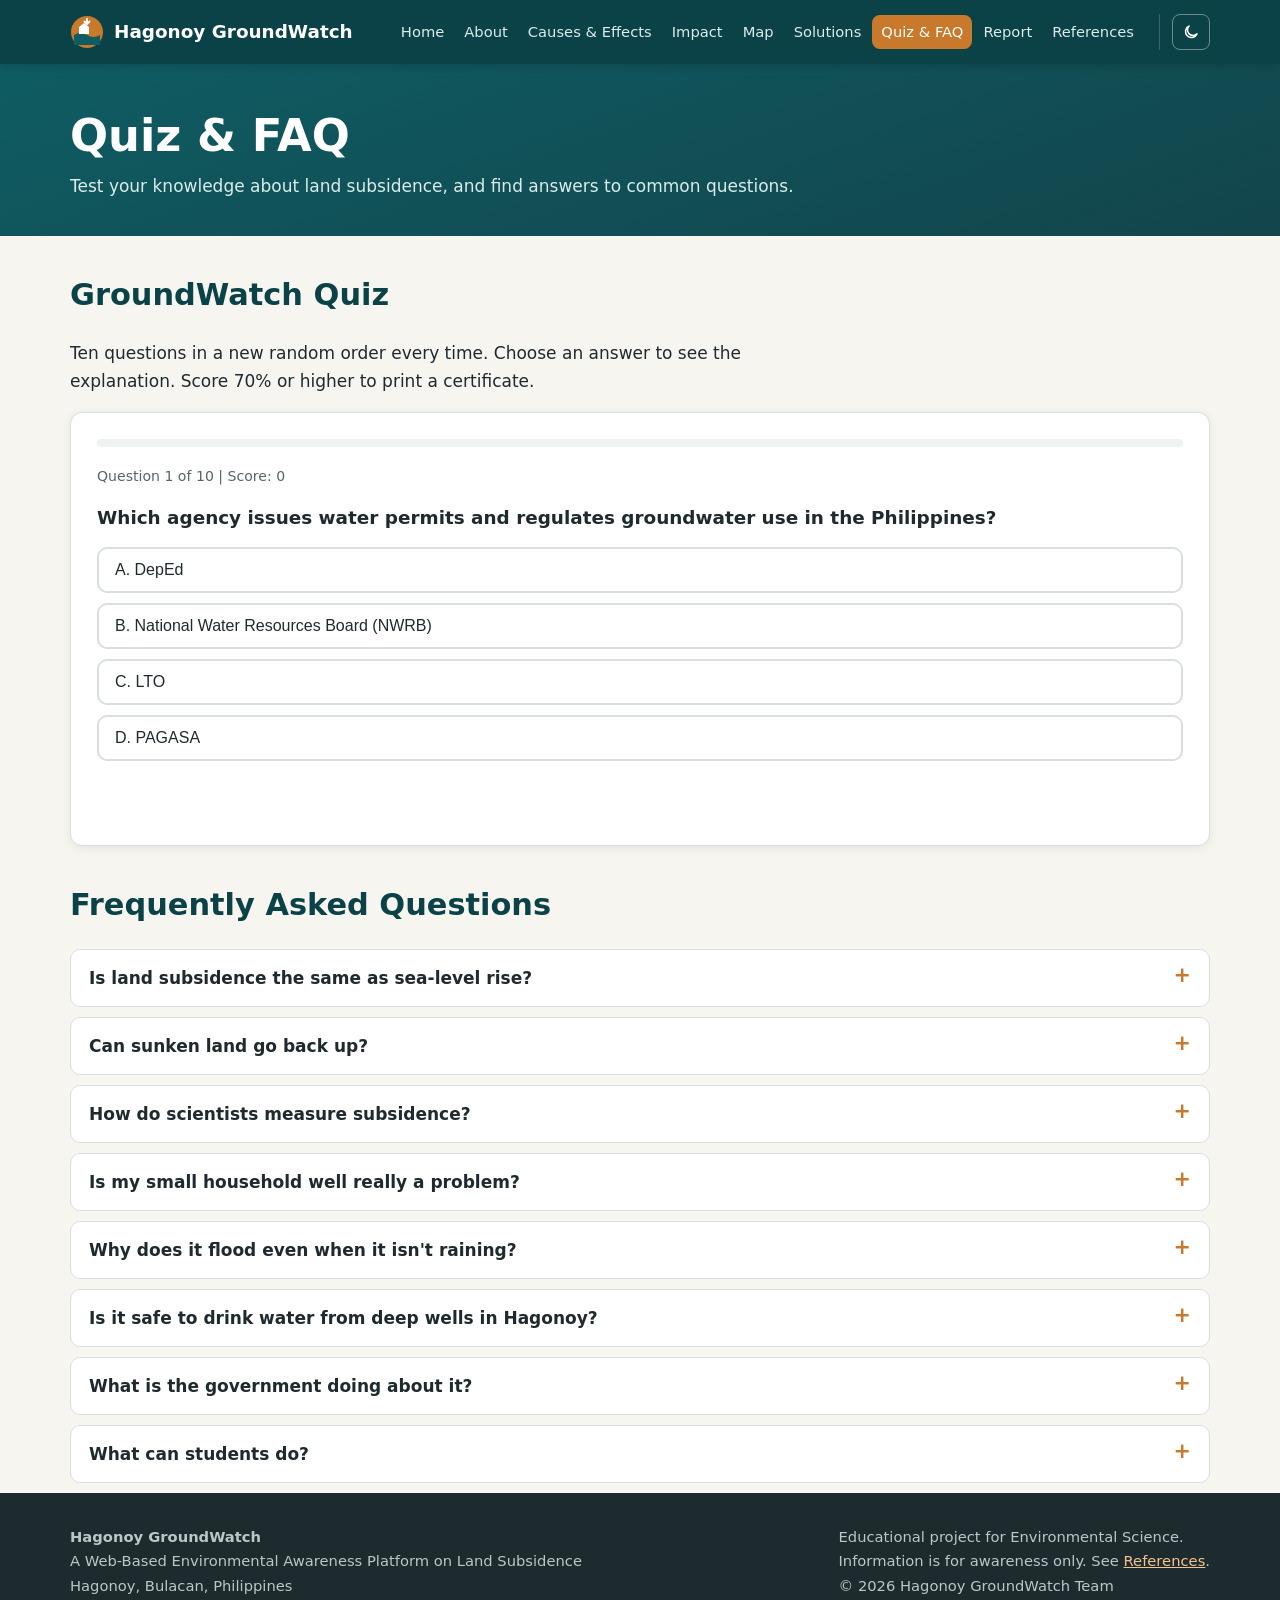
<file: learn.html>
<!DOCTYPE html>
<html lang="en">
<head>
  <meta charset="UTF-8">
  <meta name="viewport" content="width=device-width, initial-scale=1.0">
  <title>Quiz and FAQ | Hagonoy GroundWatch</title>
  <link rel="stylesheet" href="css/style.css">
  <script>(function () { var t = new URLSearchParams(location.search).get("theme"); if (!t) { try { t = localStorage.getItem("groundwatch-theme"); } catch (e) {} } if (t === "dark" || t === "light") document.documentElement.dataset.theme = t; })();</script>
</head>
<body>
  <section class="page-banner">
    <div class="container">
      <h1>Quiz &amp; FAQ</h1>
      <p>Test your knowledge about land subsidence, and find answers to common questions.</p>
    </div>
  </section>

  <main class="container">
    <section>
      <h2>GroundWatch Quiz</h2>
      <p class="section-intro">Ten questions in a new random order every time. Choose an answer to see the explanation. Score 70% or higher to print a certificate.</p>
      <div class="quiz" id="quiz">
        <div class="quiz-progress"><div id="quiz-bar"></div></div>
        <p class="note" id="quiz-count"></p>
        <div id="quiz-body"></div>
      </div>
    </section>

    <section>
      <h2>Frequently Asked Questions</h2>
      <div class="accordion">
        <details>
          <summary>Is land subsidence the same as sea-level rise?</summary>
          <p>No. Sea-level rise means the ocean is getting higher, mainly because of climate change. Land subsidence means the ground is getting lower. Both make flooding worse, and in Hagonoy subsidence is happening much faster than sea-level rise. Together they are called <em>relative sea-level rise</em>. <a class="cite" href="references.html#ref-rodolfo2006">(Rodolfo &amp; Siringan, 2006)</a></p>
        </details>
        <details>
          <summary>Can sunken land go back up?</summary>
          <p>Mostly no. When clay layers compact because water was removed, the change is largely permanent. Raising groundwater levels again can stop further sinking, but it won't restore the lost elevation. That is why prevention matters so much. <a class="cite" href="references.html#ref-galloway1999">(Galloway et al., 1999)</a></p>
        </details>
        <details>
          <summary>How do scientists measure subsidence?</summary>
          <p>They use satellite radar (InSAR), which compares satellite images over time to detect millimeter-level ground movement. They also use GPS stations, leveling surveys with benchmarks, and tide gauges. Residents notice it too, for example when well pipes seem to "rise" out of the ground or roads keep being raised. <a class="cite" href="references.html#ref-raucoules2013">(Raucoules et al., 2013)</a></p>
        </details>
        <details>
          <summary>Is my small household well really a problem?</summary>
          <p>One well alone has little effect, but thousands of wells together, along with large commercial and aquaculture wells, add up to huge extraction from the same aquifer. Every household that saves water or switches to piped surface water helps reduce the total.</p>
        </details>
        <details>
          <summary>Why does it flood even when it isn't raining?</summary>
          <p>As the ground sinks, more areas end up below the level of high tide. During spring tides, seawater flows into streets and homes through rivers, canals, and drains, even on sunny days.</p>
        </details>
        <details>
          <summary>Is it safe to drink water from deep wells in Hagonoy?</summary>
          <p>Not always. Over-pumping near the coast can cause saltwater intrusion, and floods can contaminate shallow wells. Have your water tested, and use safe, treated water for drinking whenever possible.</p>
        </details>
        <details>
          <summary>What is the government doing about it?</summary>
          <p>Agencies such as the NWRB regulate well permits, the DENR-MGB studies geohazards, and bulk water supply projects aim to replace groundwater with treated surface water. The local government handles flood control and disaster preparedness. See the <a href="solutions.html">Solutions</a> page for details.</p>
        </details>
        <details>
          <summary>What can students do?</summary>
          <p>Learn about the issue, save water at home, join clean-up and mangrove planting activities, share accurate information on social media, and report observations through our <a href="report.html">reporting form</a>.</p>
        </details>
      </div>
    </section>
  </main>

  <script src="js/main.js"></script>
  <script src="js/quiz.js"></script>
</body>
</html>
</file>
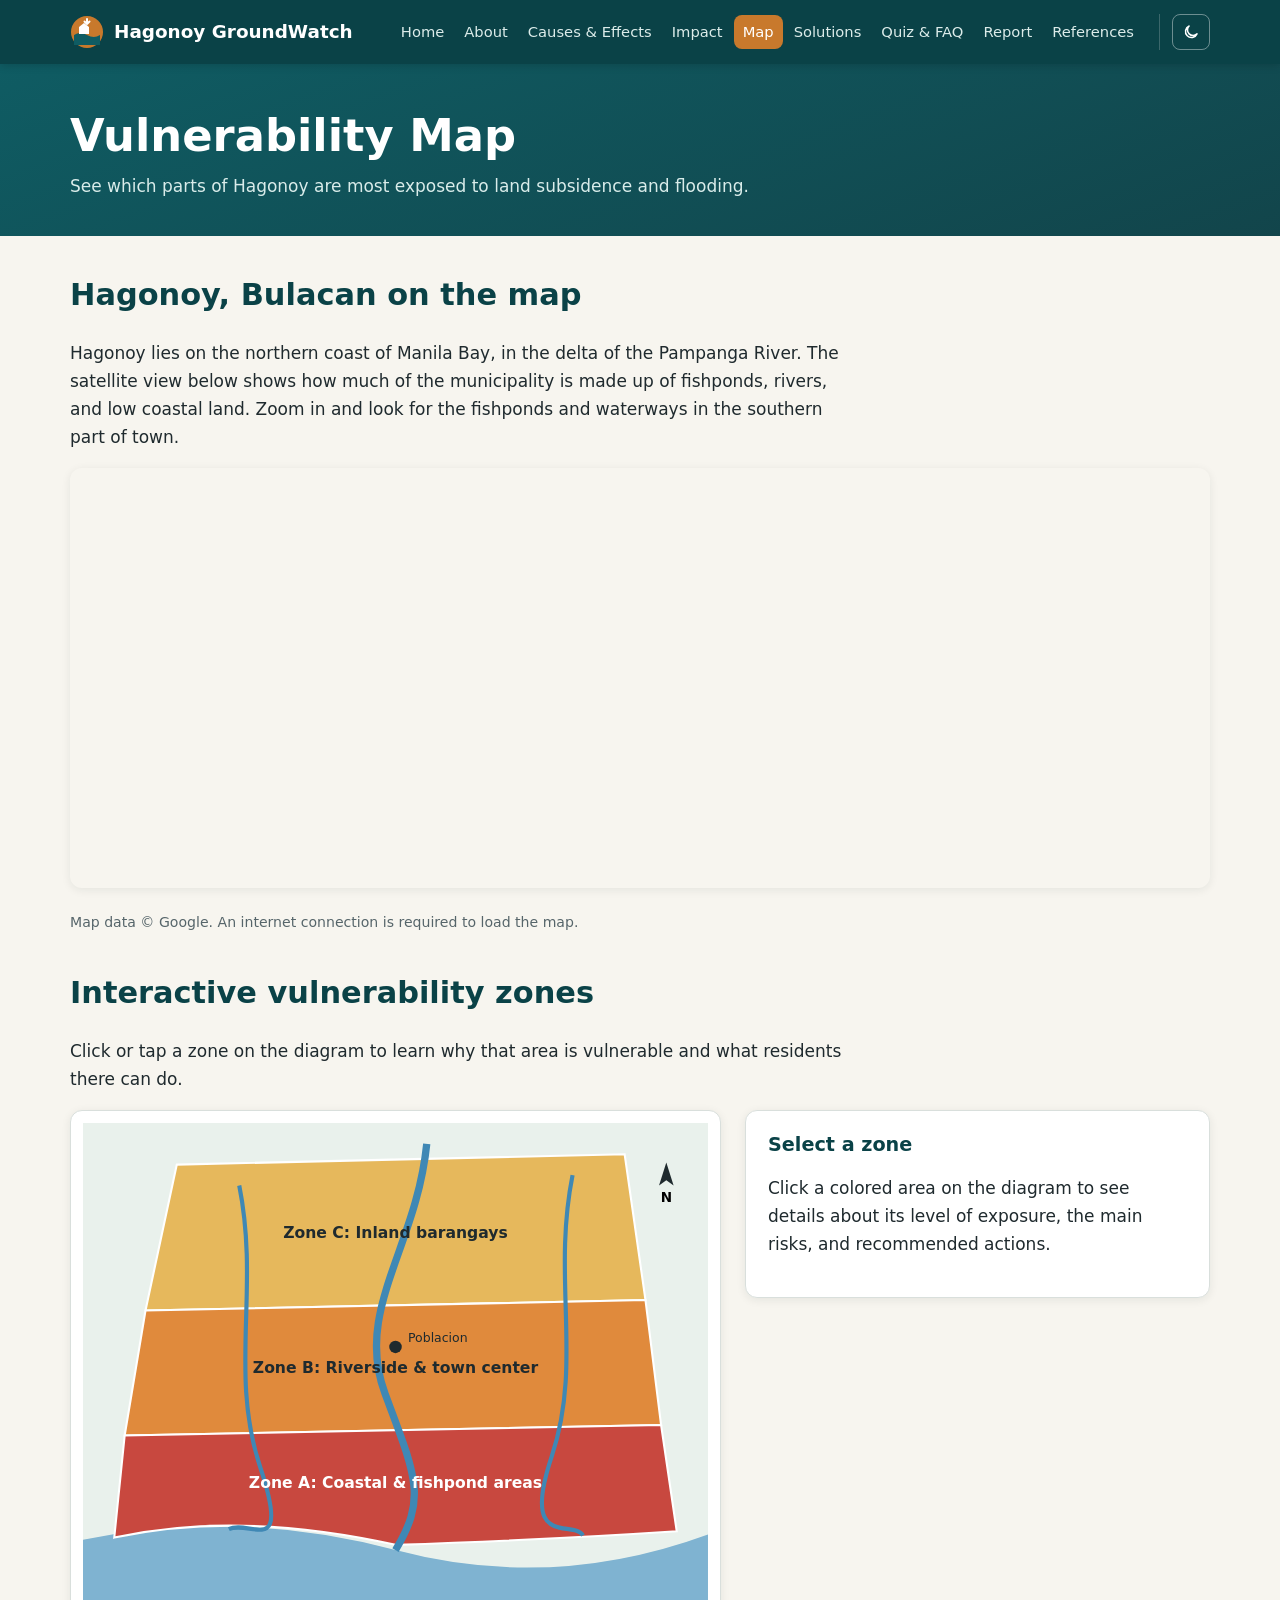
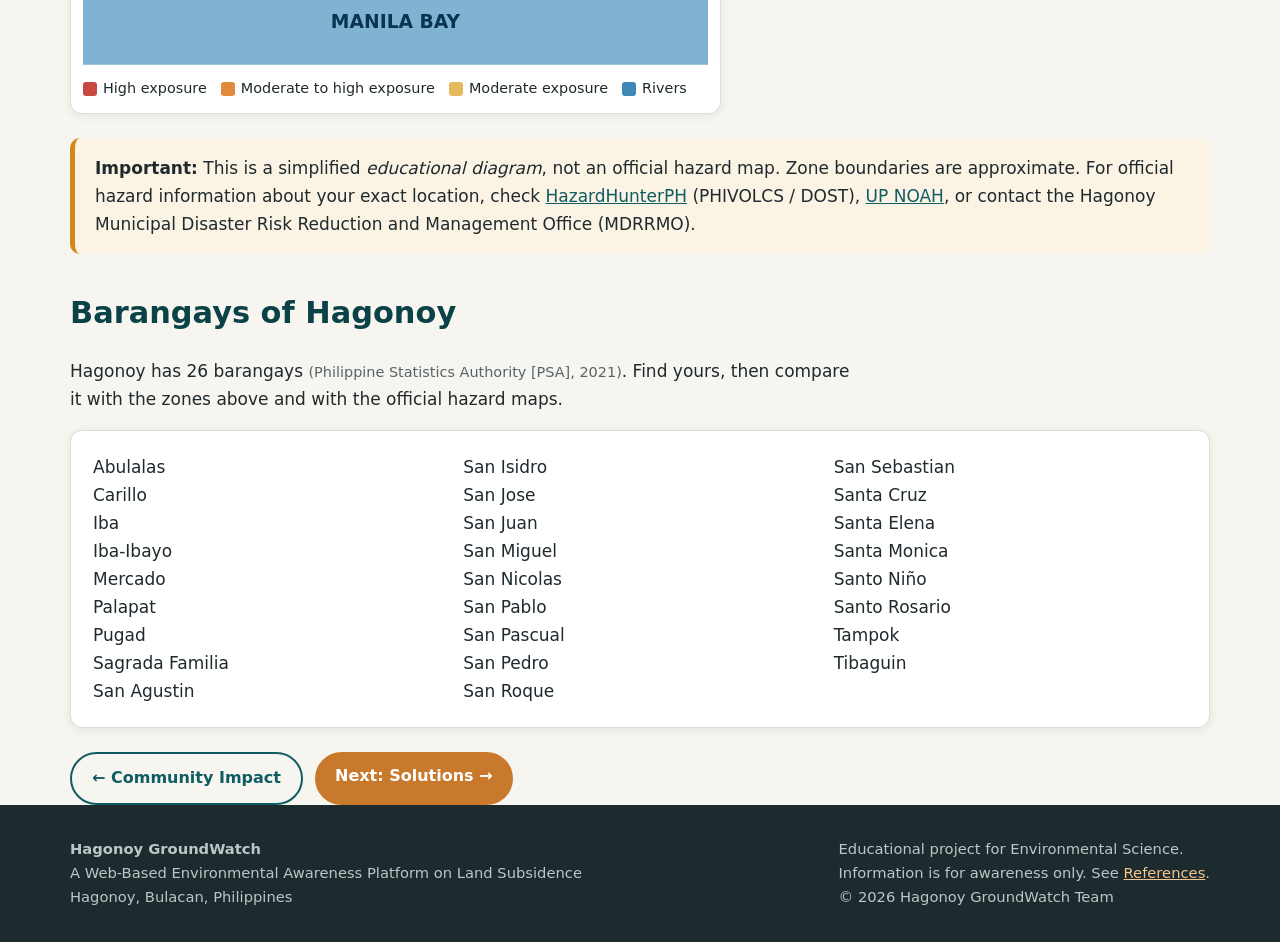
<file: map.html>
<!DOCTYPE html>
<html lang="en">
<head>
  <meta charset="UTF-8">
  <meta name="viewport" content="width=device-width, initial-scale=1.0">
  <title>Vulnerability Map | Hagonoy GroundWatch</title>
  <link rel="stylesheet" href="css/style.css">
  <script>(function () { var t = new URLSearchParams(location.search).get("theme"); if (!t) { try { t = localStorage.getItem("groundwatch-theme"); } catch (e) {} } if (t === "dark" || t === "light") document.documentElement.dataset.theme = t; })();</script>
</head>
<body>
  <section class="page-banner">
    <div class="container">
      <h1>Vulnerability Map</h1>
      <p>See which parts of Hagonoy are most exposed to land subsidence and flooding.</p>
    </div>
  </section>

  <main class="container">
    <section>
      <h2>Hagonoy, Bulacan on the map</h2>
      <p class="section-intro">
        Hagonoy lies on the northern coast of Manila Bay, in the delta of the Pampanga River. The satellite view
        below shows how much of the municipality is made up of fishponds, rivers, and low coastal land.
        Zoom in and look for the fishponds and waterways in the southern part of town.
      </p>
      <iframe
        class="map-embed"
        title="Google Map of Hagonoy, Bulacan"
        src="https://maps.google.com/maps?q=Hagonoy,%20Bulacan,%20Philippines&t=k&z=12&output=embed"
        loading="lazy"
        referrerpolicy="no-referrer-when-downgrade"
        allowfullscreen></iframe>
      <p class="note">Map data &copy; Google. An internet connection is required to load the map.</p>
    </section>

    <section>
      <h2>Interactive vulnerability zones</h2>
      <p class="section-intro">Click or tap a zone on the diagram to learn why that area is vulnerable and what residents there can do.</p>

      <div class="map-layout">
        <div class="map-svg-wrap">
          <svg viewBox="0 0 600 520" role="group" aria-label="Schematic map of Hagonoy vulnerability zones">
            <!-- Manila Bay -->
            <rect x="0" y="0" width="600" height="520" fill="#e9f1ec"/>
            <path d="M0 400 Q150 370 300 410 T600 395 V520 H0 Z" fill="#7fb3d1"/>
            <text x="300" y="485" text-anchor="middle" font-size="18" fill="#0a3550" font-weight="700">MANILA BAY</text>

            <!-- Zone C: inland -->
            <path id="zone-inland" class="zone" tabindex="0" data-zone="inland"
              d="M90 40 L520 30 L540 170 L60 180 Z" fill="#e6b85c"/>
            <!-- Zone B: riverside / town centre -->
            <path id="zone-river" class="zone" tabindex="0" data-zone="river"
              d="M60 180 L540 170 L555 290 L40 300 Z" fill="#e08a3c"/>
            <!-- Zone A: coastal / fishpond -->
            <path id="zone-coastal" class="zone" tabindex="0" data-zone="coastal"
              d="M40 300 L555 290 L570 392 Q450 400 300 405 Q150 372 30 398 Z" fill="#c8483f"/>

            <!-- Rivers -->
            <path d="M330 20 C320 120 260 180 290 260 S330 360 300 410" stroke="#3f88b5" stroke-width="7" fill="none" pointer-events="none"/>
            <path d="M150 60 C170 160 140 240 170 330 S160 380 140 390" stroke="#3f88b5" stroke-width="4" fill="none" pointer-events="none"/>
            <path d="M470 50 C450 150 480 230 450 320 S470 380 480 396" stroke="#3f88b5" stroke-width="4" fill="none" pointer-events="none"/>

            <!-- Labels -->
            <g font-size="15" font-weight="700" fill="#1f2a2e" pointer-events="none" text-anchor="middle">
              <text x="300" y="110">Zone C: Inland barangays</text>
              <text x="300" y="240">Zone B: Riverside &amp; town center</text>
              <text x="300" y="350" fill="#fff">Zone A: Coastal &amp; fishpond areas</text>
            </g>
            <g pointer-events="none">
              <circle cx="300" cy="215" r="6" fill="#1f2a2e"/>
              <text x="312" y="210" font-size="12" fill="#1f2a2e">Poblacion</text>
            </g>
            <!-- Compass -->
            <g transform="translate(560,60)" pointer-events="none">
              <path d="M0 -22 L7 0 L0 -5 L-7 0 Z" fill="#1f2a2e"/>
              <text x="0" y="16" text-anchor="middle" font-size="13" font-weight="700">N</text>
            </g>
          </svg>
          <div class="legend">
            <span><i style="background:#c8483f"></i>High exposure</span>
            <span><i style="background:#e08a3c"></i>Moderate to high exposure</span>
            <span><i style="background:#e6b85c"></i>Moderate exposure</span>
            <span><i style="background:#3f88b5"></i>Rivers</span>
          </div>
        </div>

        <aside class="card zone-info" id="zone-info" aria-live="polite">
          <h3>Select a zone</h3>
          <p>Click a colored area on the diagram to see details about its level of exposure, the main risks, and recommended actions.</p>
        </aside>
      </div>

      <div class="callout warn">
        <strong>Important:</strong> This is a simplified <em>educational diagram</em>, not an official hazard map.
        Zone boundaries are approximate. For official hazard information about your exact location, check
        <a href="https://hazardhunter.georisk.gov.ph/" target="_blank" rel="noopener">HazardHunterPH</a> (PHIVOLCS / DOST),
        <a href="https://noah.up.edu.ph/" target="_blank" rel="noopener">UP NOAH</a>, or contact the Hagonoy Municipal Disaster Risk Reduction and Management Office (MDRRMO).
      </div>
    </section>

    <section>
      <h2>Barangays of Hagonoy</h2>
      <p class="section-intro">Hagonoy has 26 barangays <a class="cite" href="references.html#ref-psa2021">(Philippine Statistics Authority [PSA], 2021)</a>. Find yours, then compare it with the zones above and with the official hazard maps.</p>
      <div class="card">
        <p style="columns: 3 160px; margin: 0;">
          Abulalas<br>Carillo<br>Iba<br>Iba-Ibayo<br>Mercado<br>Palapat<br>Pugad<br>Sagrada Familia<br>San Agustin<br>
          San Isidro<br>San Jose<br>San Juan<br>San Miguel<br>San Nicolas<br>San Pablo<br>San Pascual<br>San Pedro<br>
          San Roque<br>San Sebastian<br>Santa Cruz<br>Santa Elena<br>Santa Monica<br>Santo Ni&ntilde;o<br>Santo Rosario<br>Tampok<br>Tibaguin
        </p>
      </div>
    </section>

    <div class="btn-row">
      <a class="btn outline" href="impact.html">&larr; Community Impact</a>
      <a class="btn" href="solutions.html">Next: Solutions &rarr;</a>
    </div>
  </main>

  <script src="js/main.js"></script>
  <script src="js/map.js"></script>
</body>
</html>
</file>
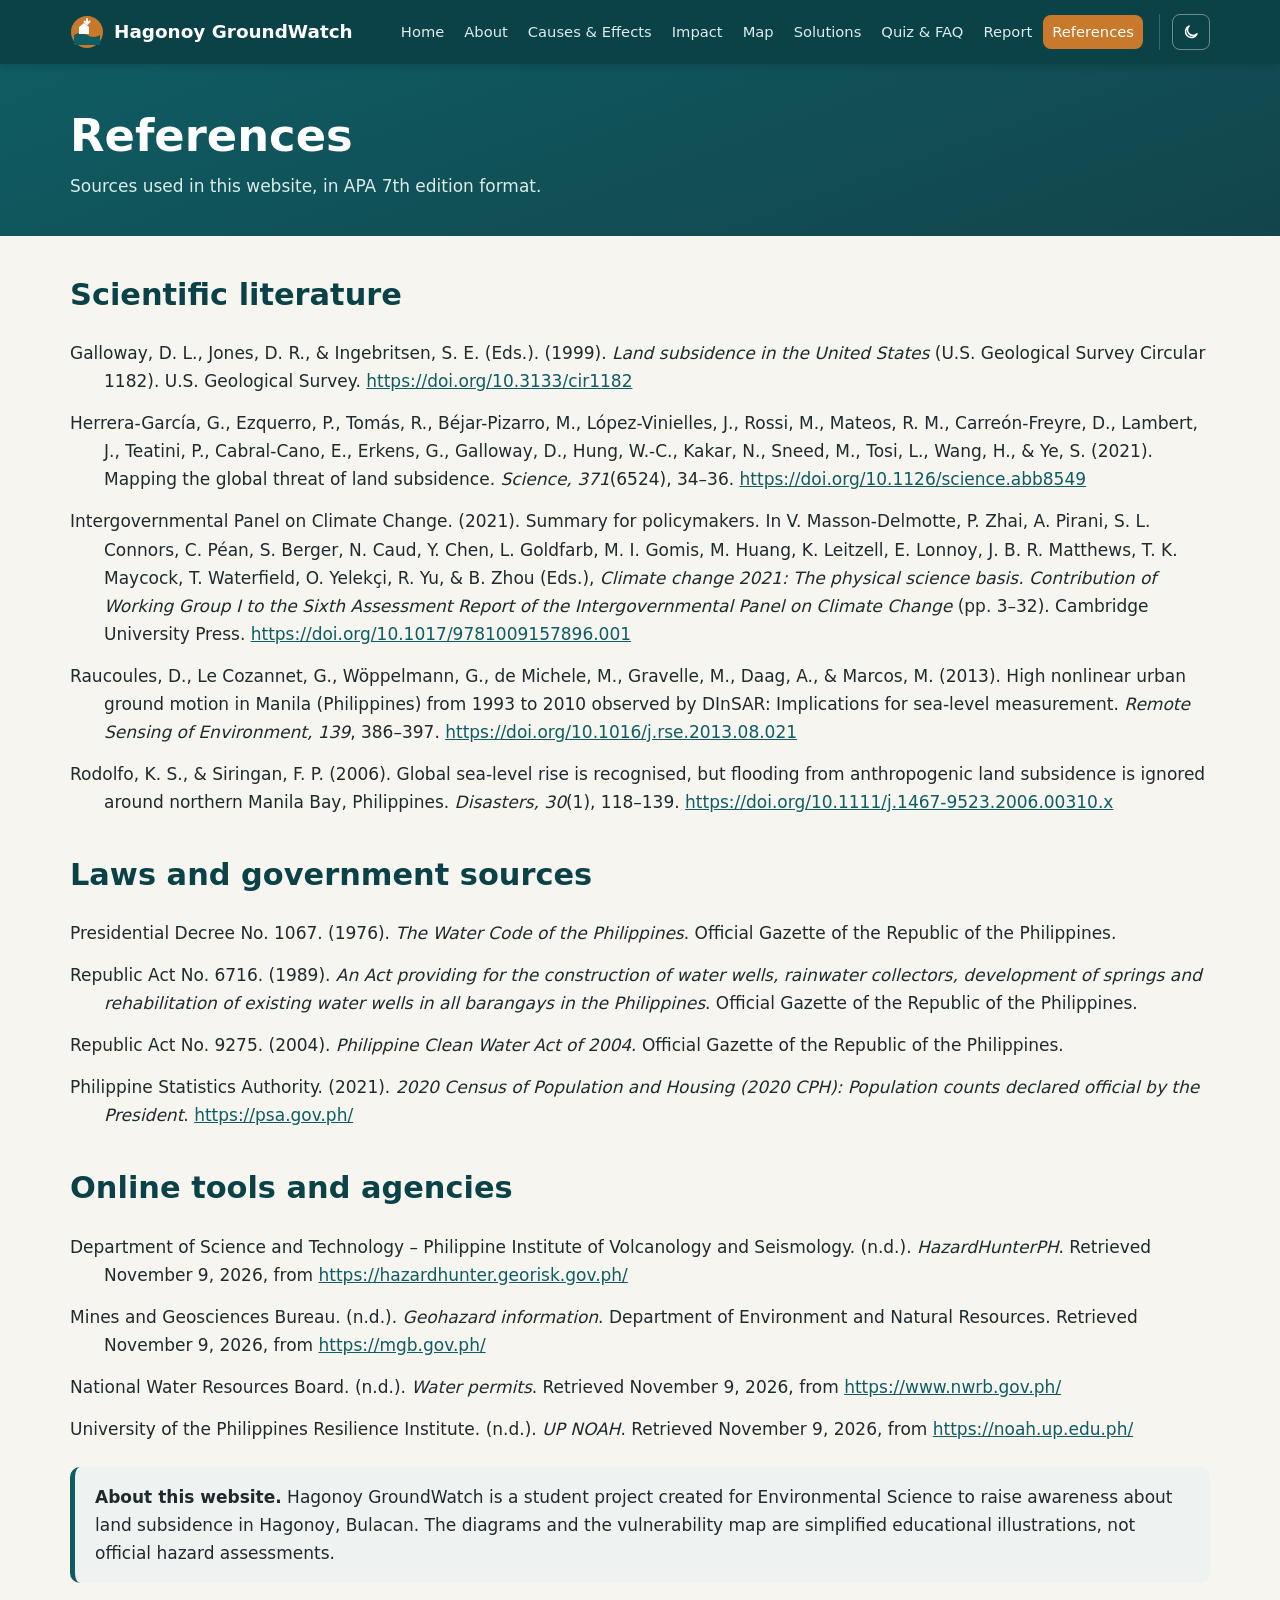
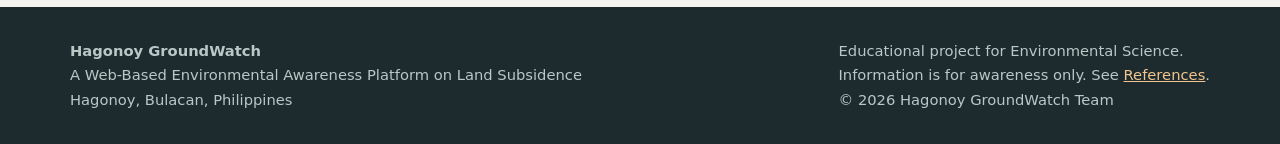
<file: references.html>
<!DOCTYPE html>
<html lang="en">
<head>
  <meta charset="UTF-8">
  <meta name="viewport" content="width=device-width, initial-scale=1.0">
  <title>References | Hagonoy GroundWatch</title>
  <link rel="stylesheet" href="css/style.css">
  <script>(function () { var t = new URLSearchParams(location.search).get("theme"); if (!t) { try { t = localStorage.getItem("groundwatch-theme"); } catch (e) {} } if (t === "dark" || t === "light") document.documentElement.dataset.theme = t; })();</script>
</head>
<body>
  <section class="page-banner">
    <div class="container">
      <h1>References</h1>
      <p>Sources used in this website, in APA 7th edition format.</p>
    </div>
  </section>

  <main class="container">
    <section>
      <h2>Scientific literature</h2>
      <ul class="references">
        <li id="ref-galloway1999">
          Galloway, D. L., Jones, D. R., &amp; Ingebritsen, S. E. (Eds.). (1999). <em>Land subsidence in the United States</em>
          (U.S. Geological Survey Circular 1182). U.S. Geological Survey. <a href="https://doi.org/10.3133/cir1182" target="_blank" rel="noopener">https://doi.org/10.3133/cir1182</a>
        </li>
        <li id="ref-herrera2021">
          Herrera-García, G., Ezquerro, P., Tomás, R., Béjar-Pizarro, M., López-Vinielles, J., Rossi, M., Mateos, R. M., Carreón-Freyre, D.,
          Lambert, J., Teatini, P., Cabral-Cano, E., Erkens, G., Galloway, D., Hung, W.-C., Kakar, N., Sneed, M., Tosi, L., Wang, H., &amp; Ye, S. (2021).
          Mapping the global threat of land subsidence. <em>Science, 371</em>(6524), 34&ndash;36.
          <a href="https://doi.org/10.1126/science.abb8549" target="_blank" rel="noopener">https://doi.org/10.1126/science.abb8549</a>
        </li>
        <li id="ref-ipcc2021">
          Intergovernmental Panel on Climate Change. (2021). Summary for policymakers. In V. Masson-Delmotte, P. Zhai, A. Pirani, S. L. Connors,
          C. Péan, S. Berger, N. Caud, Y. Chen, L. Goldfarb, M. I. Gomis, M. Huang, K. Leitzell, E. Lonnoy, J. B. R. Matthews, T. K. Maycock,
          T. Waterfield, O. Yelekçi, R. Yu, &amp; B. Zhou (Eds.), <em>Climate change 2021: The physical science basis. Contribution of Working Group I
          to the Sixth Assessment Report of the Intergovernmental Panel on Climate Change</em> (pp. 3&ndash;32). Cambridge University Press.
          <a href="https://doi.org/10.1017/9781009157896.001" target="_blank" rel="noopener">https://doi.org/10.1017/9781009157896.001</a>
        </li>
        <li id="ref-raucoules2013">
          Raucoules, D., Le Cozannet, G., Wöppelmann, G., de Michele, M., Gravelle, M., Daag, A., &amp; Marcos, M. (2013).
          High nonlinear urban ground motion in Manila (Philippines) from 1993 to 2010 observed by DInSAR: Implications for sea-level measurement.
          <em>Remote Sensing of Environment, 139</em>, 386&ndash;397. <a href="https://doi.org/10.1016/j.rse.2013.08.021" target="_blank" rel="noopener">https://doi.org/10.1016/j.rse.2013.08.021</a>
        </li>
        <li id="ref-rodolfo2006">
          Rodolfo, K. S., &amp; Siringan, F. P. (2006). Global sea-level rise is recognised, but flooding from anthropogenic land subsidence
          is ignored around northern Manila Bay, Philippines. <em>Disasters, 30</em>(1), 118&ndash;139.
          <a href="https://doi.org/10.1111/j.1467-9523.2006.00310.x" target="_blank" rel="noopener">https://doi.org/10.1111/j.1467-9523.2006.00310.x</a>
        </li>
      </ul>

      <h2>Laws and government sources</h2>
      <ul class="references">
        <li id="ref-pd1067">Presidential Decree No. 1067. (1976). <em>The Water Code of the Philippines</em>. Official Gazette of the Republic of the Philippines.</li>
        <li id="ref-ra6716">Republic Act No. 6716. (1989). <em>An Act providing for the construction of water wells, rainwater collectors, development of springs and rehabilitation of existing water wells in all barangays in the Philippines</em>. Official Gazette of the Republic of the Philippines.</li>
        <li id="ref-ra9275">Republic Act No. 9275. (2004). <em>Philippine Clean Water Act of 2004</em>. Official Gazette of the Republic of the Philippines.</li>
        <li id="ref-psa2021">Philippine Statistics Authority. (2021). <em>2020 Census of Population and Housing (2020 CPH): Population counts declared official by the President</em>. <a href="https://psa.gov.ph/" target="_blank" rel="noopener">https://psa.gov.ph/</a></li>
      </ul>

      <h2>Online tools and agencies</h2>
      <ul class="references">
        <li>Department of Science and Technology &ndash; Philippine Institute of Volcanology and Seismology. (n.d.). <em>HazardHunterPH</em>. Retrieved November 9, 2026, from <a href="https://hazardhunter.georisk.gov.ph/" target="_blank" rel="noopener">https://hazardhunter.georisk.gov.ph/</a></li>
        <li>Mines and Geosciences Bureau. (n.d.). <em>Geohazard information</em>. Department of Environment and Natural Resources. Retrieved November 9, 2026, from <a href="https://mgb.gov.ph/" target="_blank" rel="noopener">https://mgb.gov.ph/</a></li>
        <li>National Water Resources Board. (n.d.). <em>Water permits</em>. Retrieved November 9, 2026, from <a href="https://www.nwrb.gov.ph/" target="_blank" rel="noopener">https://www.nwrb.gov.ph/</a></li>
        <li>University of the Philippines Resilience Institute. (n.d.). <em>UP NOAH</em>. Retrieved November 9, 2026, from <a href="https://noah.up.edu.ph/" target="_blank" rel="noopener">https://noah.up.edu.ph/</a></li>
      </ul>

      <div class="callout">
        <strong>About this website.</strong> Hagonoy GroundWatch is a student project created for Environmental Science
        to raise awareness about land subsidence in Hagonoy, Bulacan. The diagrams and the vulnerability map are simplified
        educational illustrations, not official hazard assessments.
      </div>
    </section>
  </main>

  <script src="js/main.js"></script>
</body>
</html>
</file>
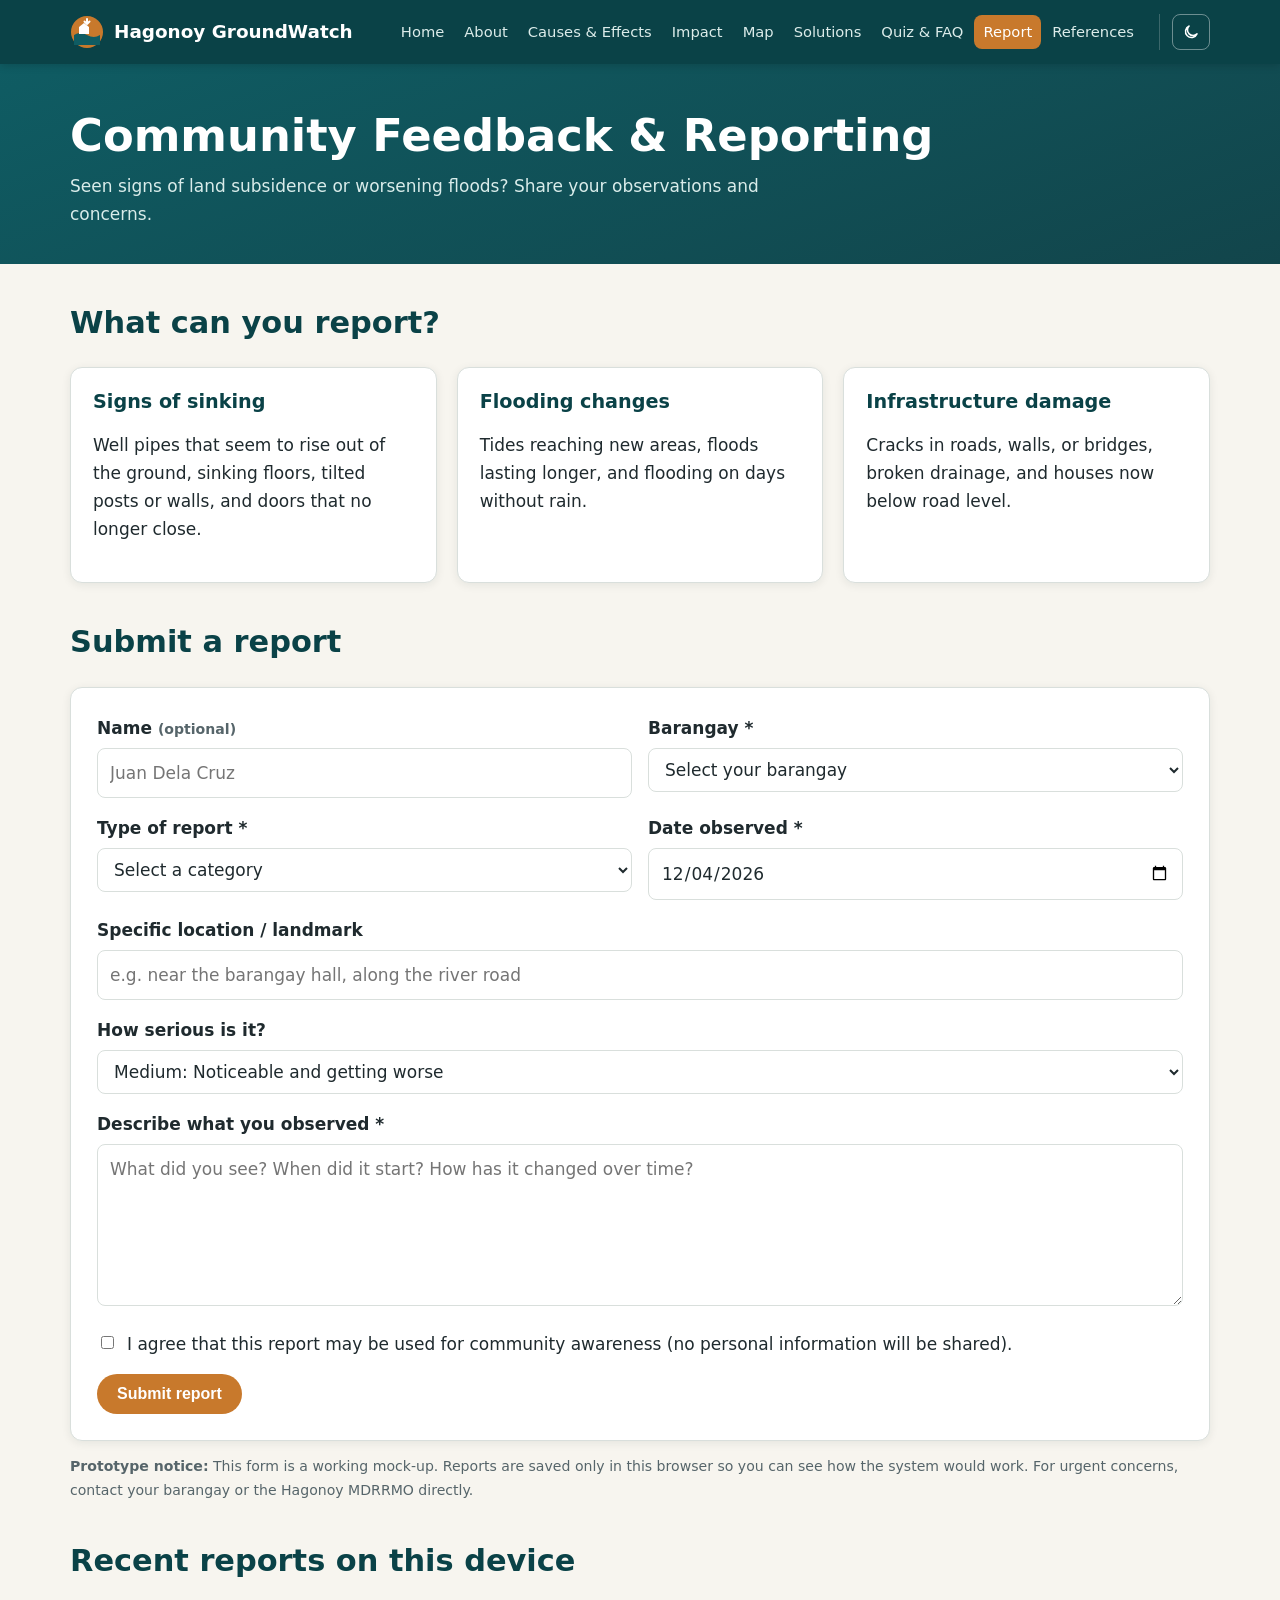
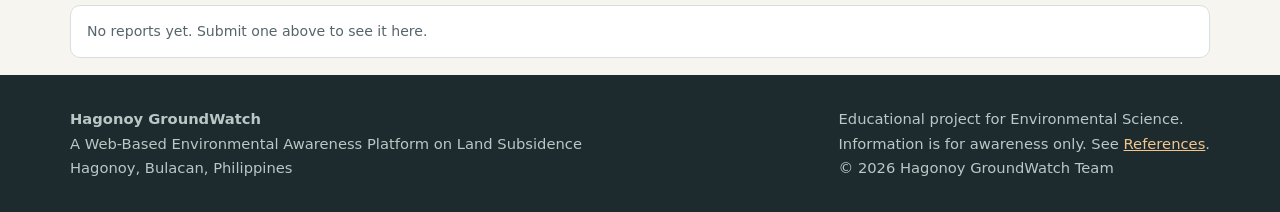
<file: report.html>
<!DOCTYPE html>
<html lang="en">
<head>
  <meta charset="UTF-8">
  <meta name="viewport" content="width=device-width, initial-scale=1.0">
  <title>Community Report | Hagonoy GroundWatch</title>
  <link rel="stylesheet" href="css/style.css">
  <script>(function () { var t = new URLSearchParams(location.search).get("theme"); if (!t) { try { t = localStorage.getItem("groundwatch-theme"); } catch (e) {} } if (t === "dark" || t === "light") document.documentElement.dataset.theme = t; })();</script>
</head>
<body>
  <section class="page-banner">
    <div class="container">
      <h1>Community Feedback &amp; Reporting</h1>
      <p>Seen signs of land subsidence or worsening floods? Share your observations and concerns.</p>
    </div>
  </section>

  <main class="container">
    <section>
      <h2>What can you report?</h2>
      <div class="grid grid-3">
        <div class="card"><h3>Signs of sinking</h3><p>Well pipes that seem to rise out of the ground, sinking floors, tilted posts or walls, and doors that no longer close.</p></div>
        <div class="card"><h3>Flooding changes</h3><p>Tides reaching new areas, floods lasting longer, and flooding on days without rain.</p></div>
        <div class="card"><h3>Infrastructure damage</h3><p>Cracks in roads, walls, or bridges, broken drainage, and houses now below road level.</p></div>
      </div>
    </section>

    <section>
      <h2>Submit a report</h2>
      <form class="form" id="report-form" novalidate>
        <div class="form-row">
          <div class="field">
            <label for="name">Name <span class="note">(optional)</span></label>
            <input type="text" id="name" name="name" placeholder="Juan Dela Cruz" maxlength="80">
          </div>
          <div class="field" data-required>
            <label for="barangay">Barangay *</label>
            <select id="barangay" name="barangay" required>
              <option value="">Select your barangay</option>
            </select>
            <span class="error">Please select a barangay.</span>
          </div>
        </div>

        <div class="form-row">
          <div class="field" data-required>
            <label for="type">Type of report *</label>
            <select id="type" name="type" required>
              <option value="">Select a category</option>
              <option>Signs of ground sinking</option>
              <option>Tidal / non-rain flooding</option>
              <option>Prolonged flooding after rain</option>
              <option>Cracks or damage to structures</option>
              <option>Salty or contaminated well water</option>
              <option>Blocked canal or drainage</option>
              <option>General concern or suggestion</option>
            </select>
            <span class="error">Please choose a category.</span>
          </div>
          <div class="field" data-required>
            <label for="date">Date observed *</label>
            <input type="date" id="date" name="date" required>
            <span class="error">Please enter a valid date (not in the future).</span>
          </div>
        </div>

        <div class="field">
          <label for="location">Specific location / landmark</label>
          <input type="text" id="location" name="location" placeholder="e.g. near the barangay hall, along the river road" maxlength="120">
        </div>

        <div class="field">
          <label for="severity">How serious is it?</label>
          <select id="severity" name="severity">
            <option>Low: Minor and not urgent</option>
            <option selected>Medium: Noticeable and getting worse</option>
            <option>High: Affects safety or many households</option>
          </select>
        </div>

        <div class="field" data-required>
          <label for="details">Describe what you observed *</label>
          <textarea id="details" name="details" rows="5" required minlength="15" maxlength="1000"
            placeholder="What did you see? When did it start? How has it changed over time?"></textarea>
          <span class="error">Please describe your observation (at least 15 characters).</span>
        </div>

        <div class="field check">
          <label><input type="checkbox" id="consent" name="consent"> I agree that this report may be used for community awareness (no personal information will be shared).</label>
        </div>

        <button type="submit" class="btn">Submit report</button>
        <div class="form-success" id="form-success" role="status"></div>
      </form>
      <p class="note">
        <strong>Prototype notice:</strong> This form is a working mock-up. Reports are saved only in this browser
        so you can see how the system would work. For urgent concerns, contact your barangay or the Hagonoy MDRRMO directly.
      </p>
    </section>

    <section>
      <h2>Recent reports on this device</h2>
      <ul class="report-list" id="report-list"></ul>
      <button type="button" class="btn outline" id="clear-reports" hidden>Clear saved reports</button>
    </section>

    <!--
      OPTIONAL: Google Form integration
      1. Create a Google Form with the same questions as above.
      2. In Google Forms, click Send > the "< >" (embed) tab and copy the iframe src link.
      3. Paste it below in place of YOUR_FORM_ID and uncomment this section.

    <section>
      <h2>Submit through Google Forms</h2>
      <iframe src="https://docs.google.com/forms/d/e/YOUR_FORM_ID/viewform?embedded=true"
              width="100%" height="900" frameborder="0" title="GroundWatch Google Form">Loading…</iframe>
    </section>
    -->
  </main>

  <script src="js/main.js"></script>
  <script src="js/report.js"></script>
</body>
</html>
</file>
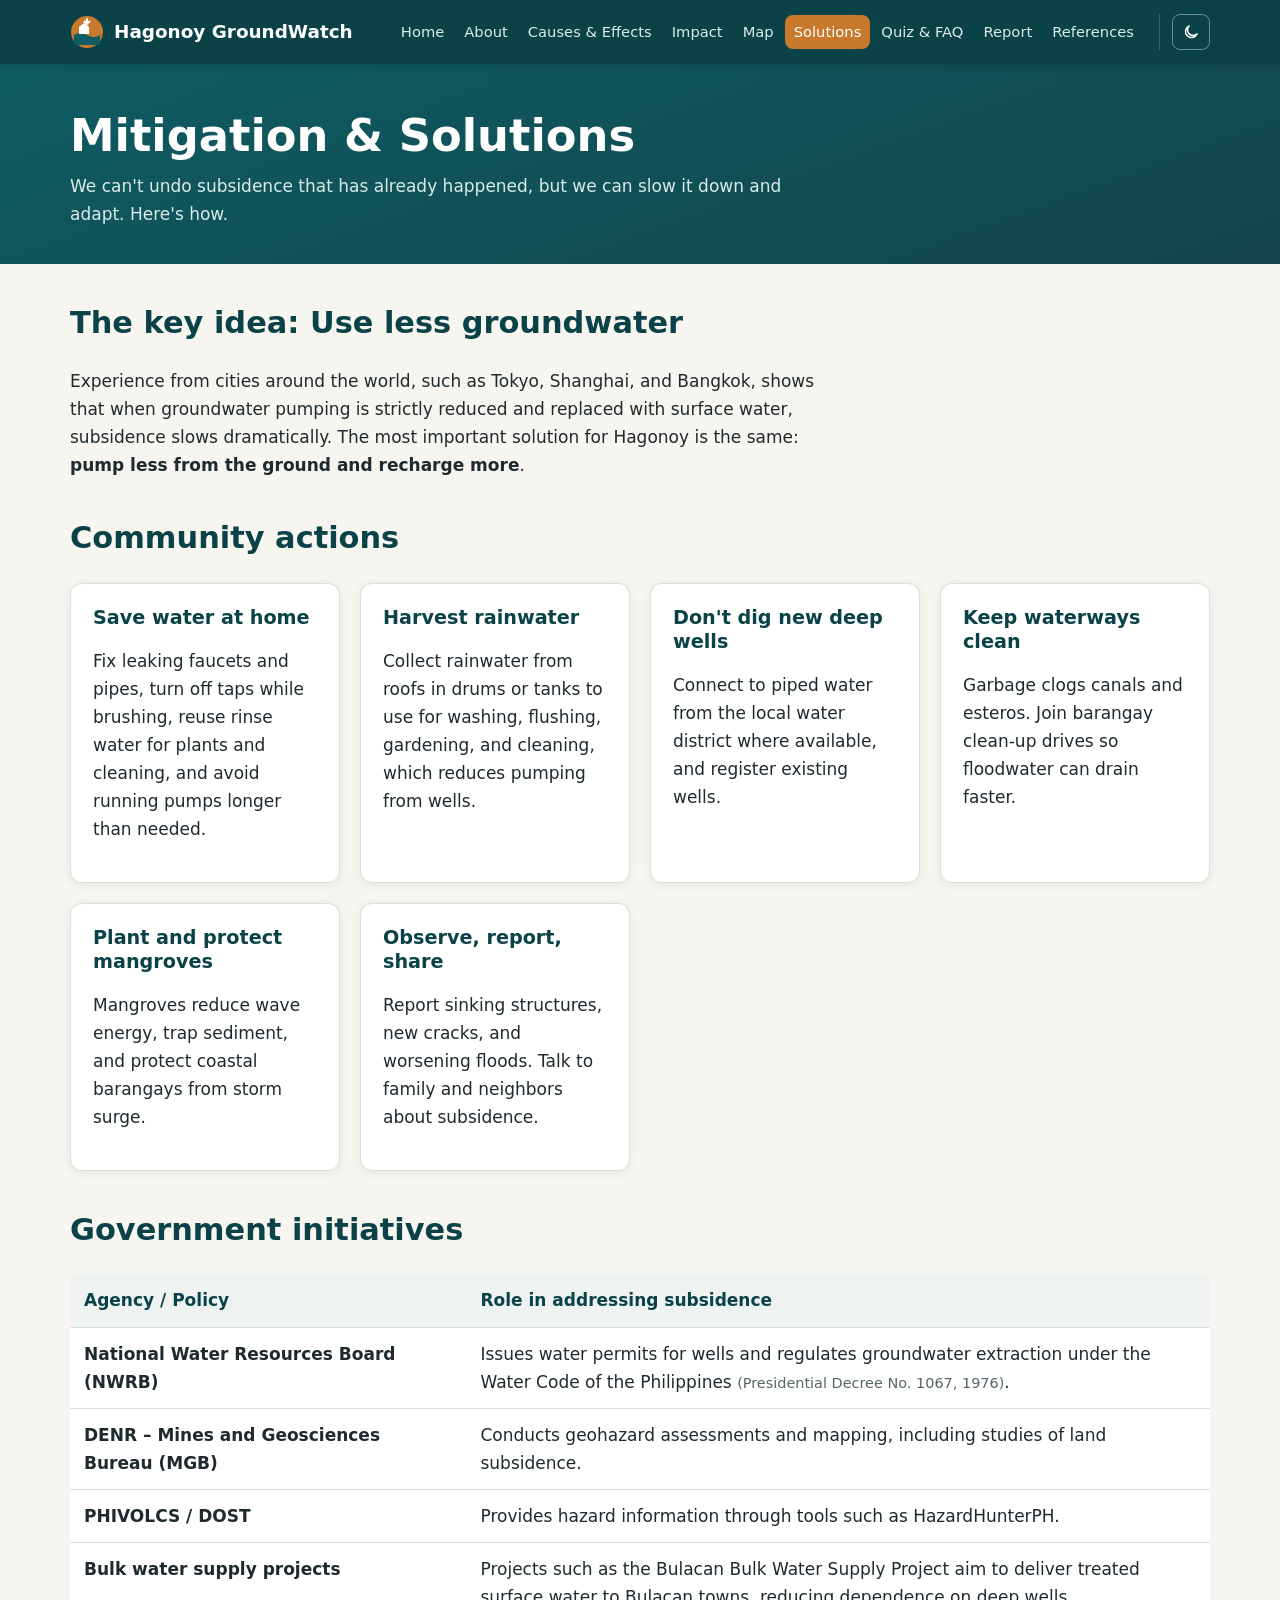
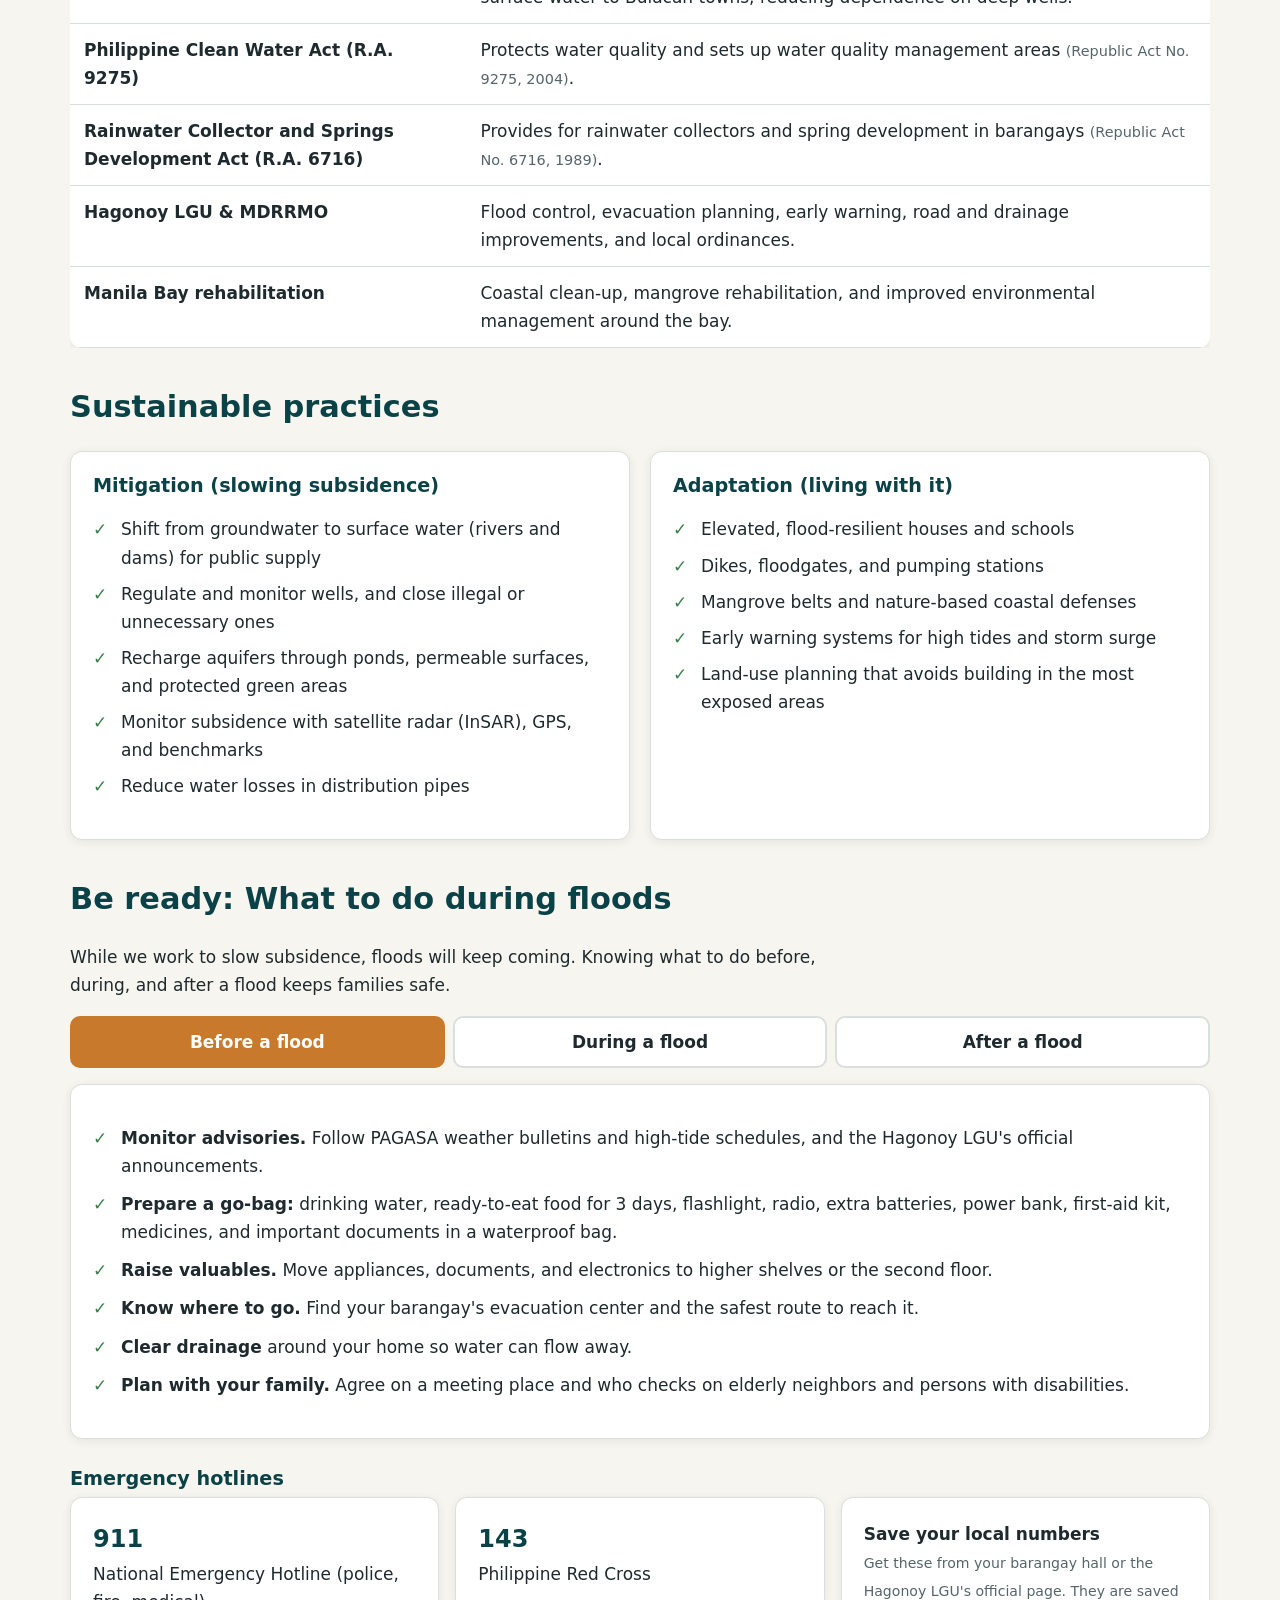
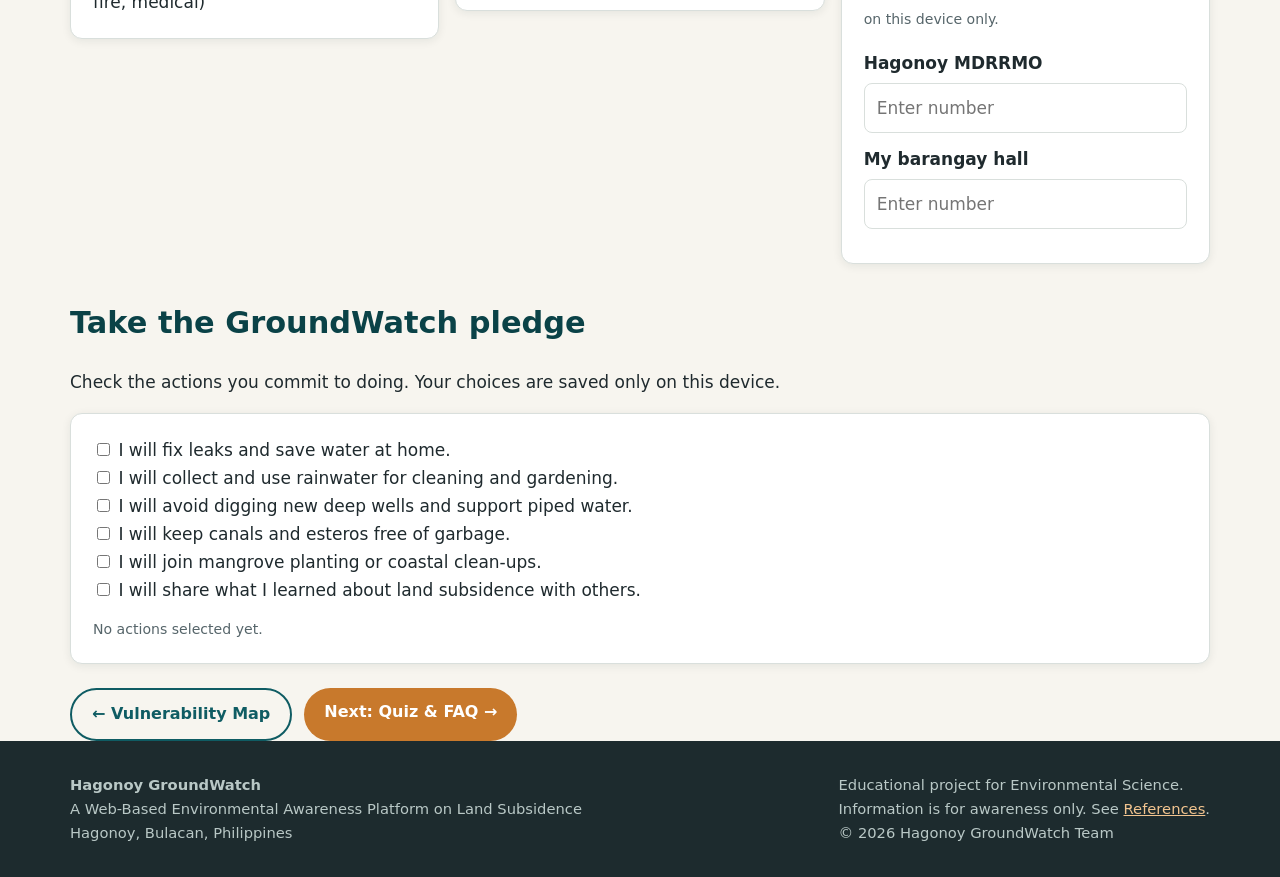
<file: solutions.html>
<!DOCTYPE html>
<html lang="en">
<head>
  <meta charset="UTF-8">
  <meta name="viewport" content="width=device-width, initial-scale=1.0">
  <title>Mitigation and Solutions | Hagonoy GroundWatch</title>
  <link rel="stylesheet" href="css/style.css">
  <script>(function () { var t = new URLSearchParams(location.search).get("theme"); if (!t) { try { t = localStorage.getItem("groundwatch-theme"); } catch (e) {} } if (t === "dark" || t === "light") document.documentElement.dataset.theme = t; })();</script>
</head>
<body>
  <section class="page-banner">
    <div class="container">
      <h1>Mitigation &amp; Solutions</h1>
      <p>We can't undo subsidence that has already happened, but we can slow it down and adapt. Here's how.</p>
    </div>
  </section>

  <main class="container">
    <section>
      <h2>The key idea: Use less groundwater</h2>
      <p class="section-intro">
        Experience from cities around the world, such as Tokyo, Shanghai, and Bangkok, shows that when groundwater pumping is
        strictly reduced and replaced with surface water, subsidence slows dramatically. The most important
        solution for Hagonoy is the same: <strong>pump less from the ground and recharge more</strong>.
      </p>
    </section>

    <section>
      <h2>Community actions</h2>
      <div class="grid grid-3">
        <div class="card"><h3>Save water at home</h3><p>Fix leaking faucets and pipes, turn off taps while brushing, reuse rinse water for plants and cleaning, and avoid running pumps longer than needed.</p></div>
        <div class="card"><h3>Harvest rainwater</h3><p>Collect rainwater from roofs in drums or tanks to use for washing, flushing, gardening, and cleaning, which reduces pumping from wells.</p></div>
        <div class="card"><h3>Don't dig new deep wells</h3><p>Connect to piped water from the local water district where available, and register existing wells.</p></div>
        <div class="card"><h3>Keep waterways clean</h3><p>Garbage clogs canals and esteros. Join barangay clean-up drives so floodwater can drain faster.</p></div>
        <div class="card"><h3>Plant and protect mangroves</h3><p>Mangroves reduce wave energy, trap sediment, and protect coastal barangays from storm surge.</p></div>
        <div class="card"><h3>Observe, report, share</h3><p>Report sinking structures, new cracks, and worsening floods. Talk to family and neighbors about subsidence.</p></div>
      </div>
    </section>

    <section>
      <h2>Government initiatives</h2>
      <div class="table-wrap">
        <table>
          <thead><tr><th>Agency / Policy</th><th>Role in addressing subsidence</th></tr></thead>
          <tbody>
            <tr><td><strong>National Water Resources Board (NWRB)</strong></td><td>Issues water permits for wells and regulates groundwater extraction under the Water Code of the Philippines <a class="cite" href="references.html#ref-pd1067">(Presidential Decree No. 1067, 1976)</a>.</td></tr>
            <tr><td><strong>DENR &ndash; Mines and Geosciences Bureau (MGB)</strong></td><td>Conducts geohazard assessments and mapping, including studies of land subsidence.</td></tr>
            <tr><td><strong>PHIVOLCS / DOST</strong></td><td>Provides hazard information through tools such as HazardHunterPH.</td></tr>
            <tr><td><strong>Bulk water supply projects</strong></td><td>Projects such as the Bulacan Bulk Water Supply Project aim to deliver treated surface water to Bulacan towns, reducing dependence on deep wells.</td></tr>
            <tr><td><strong>Philippine Clean Water Act (R.A. 9275)</strong></td><td>Protects water quality and sets up water quality management areas <a class="cite" href="references.html#ref-ra9275">(Republic Act No. 9275, 2004)</a>.</td></tr>
            <tr><td><strong>Rainwater Collector and Springs Development Act (R.A. 6716)</strong></td><td>Provides for rainwater collectors and spring development in barangays <a class="cite" href="references.html#ref-ra6716">(Republic Act No. 6716, 1989)</a>.</td></tr>
            <tr><td><strong>Hagonoy LGU &amp; MDRRMO</strong></td><td>Flood control, evacuation planning, early warning, road and drainage improvements, and local ordinances.</td></tr>
            <tr><td><strong>Manila Bay rehabilitation</strong></td><td>Coastal clean-up, mangrove rehabilitation, and improved environmental management around the bay.</td></tr>
          </tbody>
        </table>
      </div>
    </section>

    <section>
      <h2>Sustainable practices</h2>
      <div class="grid grid-2">
        <div class="card">
          <h3>Mitigation (slowing subsidence)</h3>
          <ul class="check">
            <li>Shift from groundwater to surface water (rivers and dams) for public supply</li>
            <li>Regulate and monitor wells, and close illegal or unnecessary ones</li>
            <li>Recharge aquifers through ponds, permeable surfaces, and protected green areas</li>
            <li>Monitor subsidence with satellite radar (InSAR), GPS, and benchmarks</li>
            <li>Reduce water losses in distribution pipes</li>
          </ul>
        </div>
        <div class="card">
          <h3>Adaptation (living with it)</h3>
          <ul class="check">
            <li>Elevated, flood-resilient houses and schools</li>
            <li>Dikes, floodgates, and pumping stations</li>
            <li>Mangrove belts and nature-based coastal defenses</li>
            <li>Early warning systems for high tides and storm surge</li>
            <li>Land-use planning that avoids building in the most exposed areas</li>
          </ul>
        </div>
      </div>
    </section>

    <section id="flood-guide">
      <h2>Be ready: What to do during floods</h2>
      <p class="section-intro">
        While we work to slow subsidence, floods will keep coming. Knowing what to do before, during, and after a flood keeps families safe.
      </p>

      <div class="phase-tabs" role="tablist" aria-label="Flood phases">
        <button type="button" role="tab" id="tab-before" aria-controls="panel-before" aria-selected="true">Before a flood</button>
        <button type="button" role="tab" id="tab-during" aria-controls="panel-during" aria-selected="false" tabindex="-1">During a flood</button>
        <button type="button" role="tab" id="tab-after" aria-controls="panel-after" aria-selected="false" tabindex="-1">After a flood</button>
      </div>

      <div class="card phase-panel" role="tabpanel" id="panel-before" aria-labelledby="tab-before">
        <ul class="check">
          <li><strong>Monitor advisories.</strong> Follow PAGASA weather bulletins and high-tide schedules, and the Hagonoy LGU's official announcements.</li>
          <li><strong>Prepare a go-bag:</strong> drinking water, ready-to-eat food for 3 days, flashlight, radio, extra batteries, power bank, first-aid kit, medicines, and important documents in a waterproof bag.</li>
          <li><strong>Raise valuables.</strong> Move appliances, documents, and electronics to higher shelves or the second floor.</li>
          <li><strong>Know where to go.</strong> Find your barangay's evacuation center and the safest route to reach it.</li>
          <li><strong>Clear drainage</strong> around your home so water can flow away.</li>
          <li><strong>Plan with your family.</strong> Agree on a meeting place and who checks on elderly neighbors and persons with disabilities.</li>
        </ul>
      </div>
      <div class="card phase-panel" role="tabpanel" id="panel-during" aria-labelledby="tab-during" hidden>
        <ul class="check">
          <li><strong>Evacuate early</strong> when authorities advise. Don't wait for water to rise.</li>
          <li><strong>Switch off the main power</strong> before water reaches outlets, but only if you are standing somewhere dry.</li>
          <li><strong>Avoid walking or driving through floodwater.</strong> Fast-moving water just ankle to knee deep can knock people off their feet, and it can hide open manholes and debris.</li>
          <li><strong>Stay away from electric wires and posts.</strong></li>
          <li><strong>Keep children out of floodwater.</strong> Don't let them swim or play in it.</li>
          <li><strong>Stay informed</strong> through a battery-powered radio or your phone, and keep your phone charged.</li>
        </ul>
      </div>
      <div class="card phase-panel" role="tabpanel" id="panel-after" aria-labelledby="tab-after" hidden>
        <ul class="check">
          <li><strong>Return home only when authorities say it is safe.</strong></li>
          <li><strong>Have an electrician check your wiring</strong> before turning the power back on.</li>
          <li><strong>Boil drinking water</strong> or use treated water until your supply is confirmed safe.</li>
          <li><strong>See a doctor if you waded through floodwater,</strong> especially with wounds. Leptospirosis can be prevented with early treatment.</li>
          <li><strong>Clean and disinfect</strong> floors, walls, and items that touched floodwater, and wear boots and gloves.</li>
          <li><strong>Remove standing water</strong> in containers, tires, and gutters to stop mosquitoes that spread dengue.</li>
        </ul>
      </div>

      <h3 style="margin-top:28px">Emergency hotlines</h3>
      <div class="hotlines">
        <div class="card hotline"><a href="tel:911"><strong>911</strong></a>National Emergency Hotline (police, fire, medical)</div>
        <div class="card hotline"><a href="tel:143"><strong>143</strong></a>Philippine Red Cross</div>
        <div class="card hotline contact-inputs">
          <p style="margin-top:0"><strong>Save your local numbers</strong><br><span class="note">Get these from your barangay hall or the Hagonoy LGU's official page. They are saved on this device only.</span></p>
          <div class="field">
            <label for="num-mdrrmo">Hagonoy MDRRMO</label>
            <input type="tel" id="num-mdrrmo" placeholder="Enter number">
          </div>
          <div class="field">
            <label for="num-barangay">My barangay hall</label>
            <input type="tel" id="num-barangay" placeholder="Enter number">
          </div>
        </div>
      </div>
    </section>

    <section>
      <h2>Take the GroundWatch pledge</h2>
      <p class="section-intro">Check the actions you commit to doing. Your choices are saved only on this device.</p>
      <div class="card" id="pledge">
        <label><input type="checkbox" value="leaks"> I will fix leaks and save water at home.</label><br>
        <label><input type="checkbox" value="rain"> I will collect and use rainwater for cleaning and gardening.</label><br>
        <label><input type="checkbox" value="wells"> I will avoid digging new deep wells and support piped water.</label><br>
        <label><input type="checkbox" value="trash"> I will keep canals and esteros free of garbage.</label><br>
        <label><input type="checkbox" value="mangrove"> I will join mangrove planting or coastal clean-ups.</label><br>
        <label><input type="checkbox" value="share"> I will share what I learned about land subsidence with others.</label>
        <p id="pledge-msg" class="note" style="margin-bottom:0"></p>
      </div>
    </section>

    <div class="btn-row">
      <a class="btn outline" href="map.html">&larr; Vulnerability Map</a>
      <a class="btn" href="learn.html">Next: Quiz &amp; FAQ &rarr;</a>
    </div>
  </main>

  <script src="js/main.js"></script>
  <script>
    // Pledge checklist, remembered per device
    (function () {
      const KEY = "groundwatch-pledge";
      const boxes = document.querySelectorAll("#pledge input[type=checkbox]");
      const msg = document.getElementById("pledge-msg");
      let saved = [];
      try { saved = JSON.parse(localStorage.getItem(KEY)) || []; } catch (e) {}

      function render() {
        const n = [...boxes].filter((b) => b.checked).length;
        msg.textContent = n === 0
          ? "No actions selected yet."
          : n === boxes.length
            ? "Amazing! You've committed to all " + n + " actions. Salamat sa pakikiisa!"
            : "You've committed to " + n + " of " + boxes.length + " actions. Every drop counts!";
      }

      boxes.forEach((b) => {
        b.checked = saved.includes(b.value);
        b.addEventListener("change", () => {
          const values = [...boxes].filter((x) => x.checked).map((x) => x.value);
          try { localStorage.setItem(KEY, JSON.stringify(values)); } catch (e) {}
          render();
        });
      });
      render();
    })();
  </script>
  <script>
    // Flood guide tabs (arrow keys move between tabs)
    (function () {
      const tabs = [...document.querySelectorAll(".phase-tabs [role=tab]")];
      function select(tab) {
        tabs.forEach((t) => {
          const on = t === tab;
          t.setAttribute("aria-selected", String(on));
          t.tabIndex = on ? 0 : -1;
          document.getElementById(t.getAttribute("aria-controls")).hidden = !on;
        });
      }
      tabs.forEach((tab, i) => {
        tab.addEventListener("click", () => select(tab));
        tab.addEventListener("keydown", (e) => {
          if (e.key !== "ArrowRight" && e.key !== "ArrowLeft") return;
          const next = tabs[(i + (e.key === "ArrowRight" ? 1 : tabs.length - 1)) % tabs.length];
          select(next);
          next.focus();
        });
      });
    })();

    // Local emergency numbers, remembered per device
    (function () {
      ["num-mdrrmo", "num-barangay"].forEach((id) => {
        const input = document.getElementById(id);
        const key = "groundwatch-" + id;
        try { input.value = localStorage.getItem(key) || ""; } catch (e) {}
        input.addEventListener("input", () => {
          try { localStorage.setItem(key, input.value.trim()); } catch (e) {}
        });
      });
    })();
  </script>
</body>
</html>
</file>
<file: css/style.css>
/* Hagonoy GroundWatch — shared styles */
:root {
  --bg: #f7f5ef;
  --surface: #ffffff;
  --surface-alt: #eef3f1;
  --text: #1f2a2e;
  --muted: #56656a;
  --border: #d9dfdc;
  --primary: #0f5c63;
  --primary-dark: #0a4247;
  --accent: #c8792c;
  --danger: #b23a32;
  --warn: #d08a1a;
  --ok: #3d7f4b;
  --radius: 12px;
  --shadow: 0 2px 10px rgba(16, 40, 44, 0.08);
  --max: 1180px;
  --heading: #0a4247;
  --link: #0f5c63;
  --input-bg: #ffffff;
  --ok-bg: #e3f2e6;
  --danger-bg: #f8e2e0;
  --warn-bg: #fbf3e4;
  --tag-high-bg: #f6dcd9;
  --tag-high-fg: #b23a32;
  --tag-mod-bg: #fbecd2;
  --tag-mod-fg: #8a5a0c;
  --tag-low-bg: #dcefe0;
  --tag-low-fg: #3d7f4b;
  color-scheme: light;
}

/* Dark theme: follows the device unless the visitor picks light/dark with the header toggle */
@media (prefers-color-scheme: dark) {
  :root:not([data-theme="light"]) {
    --bg: #121b1d;
    --surface: #1a2629;
    --surface-alt: #22343a;
    --text: #e3ebe9;
    --muted: #9fb0b2;
    --border: #2f4246;
    --heading: #8fd3cf;
    --link: #7cc9c4;
    --danger: #e0756d;
    --ok: #7cc48a;
    --input-bg: #13201f;
    --ok-bg: #1f3a28;
    --danger-bg: #43231f;
    --warn-bg: #3a2f1b;
    --tag-high-bg: #4a2522;
    --tag-high-fg: #f0a29b;
    --tag-mod-bg: #45361a;
    --tag-mod-fg: #f0c27a;
    --tag-low-bg: #1f3a28;
    --tag-low-fg: #9ad6a6;
    --shadow: 0 2px 10px rgba(0, 0, 0, 0.35);
    color-scheme: dark;
}
}
:root[data-theme="dark"] {
  --bg: #121b1d;
  --surface: #1a2629;
  --surface-alt: #22343a;
  --text: #e3ebe9;
  --muted: #9fb0b2;
  --border: #2f4246;
  --heading: #8fd3cf;
  --link: #7cc9c4;
  --danger: #e0756d;
  --ok: #7cc48a;
  --input-bg: #13201f;
  --ok-bg: #1f3a28;
  --danger-bg: #43231f;
  --warn-bg: #3a2f1b;
  --tag-high-bg: #4a2522;
  --tag-high-fg: #f0a29b;
  --tag-mod-bg: #45361a;
  --tag-mod-fg: #f0c27a;
  --tag-low-bg: #1f3a28;
  --tag-low-fg: #9ad6a6;
  --shadow: 0 2px 10px rgba(0, 0, 0, 0.35);
  color-scheme: dark;
}

* { box-sizing: border-box; }

[hidden] { display: none !important; }

html { scroll-behavior: smooth; scroll-padding-top: 80px; }

body {
  margin: 0;
  font-family: "Segoe UI", system-ui, -apple-system, Roboto, Arial, sans-serif;
  background: var(--bg);
  color: var(--text);
  line-height: 1.65;
  font-size: 17px;
}

img, svg, iframe { max-width: 100%; }

a { color: var(--link); }
a:hover { color: var(--heading); }

h1, h2, h3, h4 { line-height: 1.25; color: var(--heading); }
h1 { font-size: clamp(1.9rem, 4vw, 2.8rem); margin: 0 0 0.5rem; }
h2 { font-size: clamp(1.4rem, 3vw, 1.9rem); margin-top: 2.5rem; }
h3 { font-size: 1.2rem; margin-bottom: 0.4rem; }

.container { max-width: var(--max); margin: 0 auto; padding: 0 20px; }

/* ---------- Header / nav ---------- */
.site-header {
  position: sticky;
  top: 0;
  z-index: 50;
  background: var(--primary-dark);
  color: #fff;
  box-shadow: 0 2px 8px rgba(0, 0, 0, 0.15);
}
.site-header .container {
  max-width: var(--max);
  display: flex;
  align-items: center;
  gap: 16px;
  min-height: 64px;
}
.brand {
  display: flex;
  align-items: center;
  gap: 10px;
  flex-shrink: 0;
  color: #fff;
  text-decoration: none;
  font-weight: 700;
  font-size: 1.15rem;
  white-space: nowrap;
}
.brand:hover { color: #fff; }
.brand svg { flex-shrink: 0; }

/* Desktop: brand on the left, nav and actions pushed right */
.site-nav { margin-left: auto; }
.site-nav ul {
  list-style: none;
  display: flex;
  align-items: center;
  gap: 2px;
  margin: 0;
  padding: 0;
}
.site-nav a {
  display: block;
  padding: 7px 9px;
  color: #dcecea;
  text-decoration: none;
  border-radius: 8px;
  font-size: 0.92rem;
  line-height: 1.4;
  white-space: nowrap;
}
.site-nav a:hover { background: rgba(255, 255, 255, 0.1); color: #fff; }
.site-nav a.active { background: var(--accent); color: #fff; }

.header-actions {
  display: flex;
  align-items: center;
  gap: 8px;
  flex-shrink: 0;
  padding-left: 12px;
  border-left: 1px solid rgba(255, 255, 255, 0.2);
}
.theme-toggle,
.nav-toggle {
  background: none;
  border: 1px solid rgba(255, 255, 255, 0.4);
  color: #fff;
  border-radius: 8px;
  height: 36px;
  cursor: pointer;
}
.theme-toggle { width: 38px; display: grid; place-items: center; }
.nav-toggle { display: none; align-items: center; gap: 6px; padding: 0 12px; font: inherit; font-size: 0.95rem; }
.theme-toggle:hover,
.nav-toggle:hover { background: rgba(255, 255, 255, 0.1); }

/* Header layouts, chosen by main.js by measuring what fits (so zoom and fonts are handled):
   one row  -> .stacked (links on their own row below the brand) -> .compact (Menu button, phones) */
.site-header.stacked .container { flex-wrap: wrap; row-gap: 6px; padding-top: 12px; padding-bottom: 10px; min-height: 0; }
.site-header.stacked .header-actions { margin-left: auto; padding-left: 0; border-left: none; }
.site-header.stacked .site-nav {
  order: 3;
  flex-basis: 100%;
  min-width: 0;
  margin: 0;
}
.site-header.stacked .site-nav ul { flex-wrap: wrap; row-gap: 4px; margin-left: -9px; }


.site-header.compact .header-actions { margin-left: auto; padding-left: 0; border-left: none; }
.site-header.compact .nav-toggle { display: flex; }
.site-header.compact .site-nav {
  display: none;
  position: absolute;
  top: 100%;
  left: 0;
  right: 0;
  margin: 0;
  background: var(--primary-dark);
  border-top: 1px solid rgba(255, 255, 255, 0.12);
  box-shadow: 0 8px 16px rgba(0, 0, 0, 0.2);
  padding: 8px 16px 16px;
  /* Scroll inside the menu when it is taller than the screen (phones in landscape) */
  max-height: calc(100vh - 64px);
  max-height: calc(100dvh - 64px);
  overflow-y: auto;
  overscroll-behavior: contain;
}
.site-header.compact .site-nav.open { display: block; }
.site-header.compact .site-nav ul { flex-direction: column; align-items: stretch; gap: 2px; }
.site-header.compact .site-nav a { padding: 12px 14px; font-size: 1rem; }

@media (max-width: 480px) {
  .site-header .container { gap: 12px; padding: 0 16px; }
  .brand { font-size: 1rem; gap: 8px; }
  .brand svg { width: 30px; height: 30px; }
  .nav-toggle { padding: 0 9px; }
  .nav-toggle-label { display: none; }
}

/* ---------- Hero / page banners ---------- */
.hero {
  background: linear-gradient(160deg, #0f5c63 0%, #12454b 55%, #2b3a3c 100%);
  color: #fff;
  padding: 72px 0 64px;
}
.hero h1, .page-banner h1 { color: #fff; }
.hero p.lead { font-size: 1.2rem; max-width: 720px; color: #d9ecea; }
.hero .tagline {
  text-transform: uppercase;
  letter-spacing: 0.12em;
  font-size: 0.8rem;
  color: #f2c48f;
  font-weight: 700;
}

.page-banner {
  background: linear-gradient(160deg, #0f5c63 0%, #12454b 100%);
  color: #d9ecea;
  padding: 44px 0 36px;
}
.page-banner p { margin: 0; max-width: 760px; }

main { padding-bottom: 48px; }

/* ---------- Buttons ---------- */
.btn {
  display: inline-block;
  padding: 11px 20px;
  border-radius: 999px;
  border: none;
  background: var(--accent);
  color: #fff;
  font-weight: 600;
  font-size: 1rem;
  text-decoration: none;
  cursor: pointer;
  transition: transform 0.1s ease, background 0.2s ease;
}
.btn:hover { background: #a9631f; color: #fff; }
.btn:active { transform: translateY(1px); }
.btn.secondary { background: transparent; border: 2px solid #fff; color: #fff; }
.btn.secondary:hover { background: rgba(255, 255, 255, 0.12); }
.btn.outline { background: transparent; border: 2px solid var(--link); color: var(--link); }
.btn.outline:hover { background: var(--surface-alt); }
.btn-row { display: flex; flex-wrap: wrap; gap: 12px; margin-top: 24px; }

/* ---------- Cards & grids ---------- */
.grid { display: grid; gap: 20px; }
.grid-2 { grid-template-columns: repeat(auto-fit, minmax(300px, 1fr)); }
.grid-3 { grid-template-columns: repeat(auto-fit, minmax(240px, 1fr)); }

.card {
  background: var(--surface);
  border: 1px solid var(--border);
  border-radius: var(--radius);
  padding: 22px;
  box-shadow: var(--shadow);
}
.card h3 { margin-top: 0; }
.card .icon {
  width: 44px;
  height: 44px;
  border-radius: 10px;
  display: grid;
  place-items: center;
  background: var(--surface-alt);
  color: var(--link);
  margin-bottom: 10px;
}
a.card { text-decoration: none; color: inherit; transition: transform 0.15s ease, box-shadow 0.15s ease; }
a.card:hover { transform: translateY(-3px); box-shadow: 0 6px 18px rgba(16, 40, 44, 0.14); color: inherit; }

.stat-row { display: grid; grid-template-columns: repeat(auto-fit, minmax(200px, 1fr)); gap: 16px; margin: 28px 0; }
.stat {
  background: var(--surface);
  border-left: 5px solid var(--accent);
  border-radius: 10px;
  padding: 16px 18px;
  box-shadow: var(--shadow);
}
.stat strong { display: block; font-size: 1.6rem; color: var(--heading); }
.stat span { color: var(--muted); font-size: 0.92rem; }

.callout {
  background: var(--surface-alt);
  border-left: 5px solid var(--primary);
  border-radius: 10px;
  padding: 16px 20px;
  margin: 24px 0;
}
.callout.warn { border-left-color: var(--warn); background: var(--warn-bg); }

.note { font-size: 0.88rem; color: var(--muted); }

.tag {
  display: inline-block;
  font-size: 0.75rem;
  font-weight: 700;
  padding: 2px 10px;
  border-radius: 999px;
  background: var(--surface-alt);
  color: var(--heading);
  text-transform: uppercase;
  letter-spacing: 0.05em;
}
.tag.high { background: var(--tag-high-bg); color: var(--tag-high-fg); }
.tag.mod { background: var(--tag-mod-bg); color: var(--tag-mod-fg); }
.tag.low { background: var(--tag-low-bg); color: var(--tag-low-fg); }

/* ---------- Figures ---------- */
figure { margin: 24px 0; }
figure.diagram {
  background: var(--surface);
  border: 1px solid var(--border);
  border-radius: var(--radius);
  padding: 16px;
}
figcaption { font-size: 0.9rem; color: var(--muted); margin-top: 8px; }

/* ---------- Calculator ---------- */
.calc {
  background: var(--surface);
  border: 1px solid var(--border);
  border-radius: var(--radius);
  padding: 24px;
  box-shadow: var(--shadow);
}
.calc label { font-weight: 600; display: block; margin-top: 12px; }
.calc input[type="range"] { width: 100%; accent-color: var(--accent); }
.calc-output { display: grid; grid-template-columns: repeat(auto-fit, minmax(180px, 1fr)); gap: 16px; margin-top: 20px; }
.calc-visual {
  position: relative;
  height: 180px;
  border-radius: 10px;
  overflow: hidden;
  background: #cfe6f3;
  margin-top: 20px;
  border: 1px solid var(--border);
}
.calc-visual .sea { position: absolute; left: 0; right: 0; bottom: 0; background: #3f88b5; opacity: 0.75; transition: height 0.3s ease; }
.calc-visual .land { position: absolute; left: 0; width: 55%; bottom: 0; background: #8a6a43; transition: height 0.3s ease; }
.calc-visual .house { position: absolute; width: 36px; height: 30px; left: 20%; transition: bottom 0.3s ease; }
.calc-visual .label { position: absolute; right: 10px; top: 8px; font-size: 0.8rem; color: #0a3550; font-weight: 600; }

/* ---------- Map ---------- */
.map-layout { display: grid; grid-template-columns: 1.4fr 1fr; gap: 24px; align-items: start; }
@media (max-width: 860px) { .map-layout { grid-template-columns: 1fr; } }
.map-svg-wrap { background: var(--surface); border: 1px solid var(--border); border-radius: var(--radius); padding: 12px; box-shadow: var(--shadow); }
.map-svg-wrap svg { width: 100%; height: auto; display: block; }
.zone { cursor: pointer; transition: opacity 0.2s ease, stroke-width 0.2s ease; stroke: #fff; stroke-width: 2; }
.zone:hover, .zone:focus { opacity: 0.85; stroke: #1f2a2e; stroke-width: 3; outline: none; }
.zone.selected { stroke: #1f2a2e; stroke-width: 4; }
.zone-info { position: sticky; top: 84px; }
.legend { display: flex; flex-wrap: wrap; gap: 14px; margin-top: 12px; font-size: 0.9rem; }
.legend span { display: inline-flex; align-items: center; gap: 6px; }
.legend i { width: 14px; height: 14px; border-radius: 3px; display: inline-block; }
.map-embed { width: 100%; height: 420px; border: 0; border-radius: var(--radius); box-shadow: var(--shadow); }
@media (max-width: 600px) { .map-embed { height: 300px; } }

/* ---------- Accordion (FAQ) ---------- */
.accordion details {
  background: var(--surface);
  border: 1px solid var(--border);
  border-radius: 10px;
  margin-bottom: 10px;
  padding: 0 18px;
}
.accordion summary {
  cursor: pointer;
  font-weight: 600;
  padding: 14px 0;
  list-style: none;
  position: relative;
  padding-right: 28px;
}
.accordion summary::-webkit-details-marker { display: none; }
.accordion summary::after { content: "+"; position: absolute; right: 0; font-size: 1.3rem; color: var(--accent); top: 8px; }
.accordion details[open] summary::after { content: "−"; }
.accordion details p { margin-top: 0; }

/* ---------- Quiz ---------- */
.quiz { background: var(--surface); border: 1px solid var(--border); border-radius: var(--radius); padding: 26px; box-shadow: var(--shadow); }
.quiz-progress { height: 8px; background: var(--surface-alt); border-radius: 999px; overflow: hidden; margin-bottom: 18px; }
.quiz-progress div { height: 100%; background: var(--accent); width: 0; transition: width 0.3s ease; }
.quiz-question { font-size: 1.15rem; font-weight: 600; margin-bottom: 14px; }
.quiz-options { display: grid; gap: 10px; }
.quiz-options button {
  text-align: left;
  padding: 12px 16px;
  border-radius: 10px;
  border: 2px solid var(--border);
  background: var(--surface);
  font-size: 1rem;
  cursor: pointer;
  color: var(--text);
}
.quiz-options button:hover:not(:disabled) { border-color: var(--primary); }
.quiz-options button.correct { border-color: var(--ok); background: var(--ok-bg); }
.quiz-options button.wrong { border-color: var(--danger); background: var(--danger-bg); }
.quiz-feedback { margin-top: 14px; min-height: 1.5em; }
.quiz-footer { display: flex; justify-content: space-between; align-items: center; margin-top: 18px; gap: 12px; flex-wrap: wrap; }

/* ---------- Forms ---------- */
.form { background: var(--surface); border: 1px solid var(--border); border-radius: var(--radius); padding: 26px; box-shadow: var(--shadow); }
.form-row { display: grid; grid-template-columns: repeat(auto-fit, minmax(240px, 1fr)); gap: 16px; }
.field { margin-bottom: 16px; }
.field label { display: block; font-weight: 600; margin-bottom: 6px; }
.field input, .field select, .field textarea {
  width: 100%;
  padding: 10px 12px;
  border: 1px solid var(--border);
  border-radius: 8px;
  font: inherit;
  background: var(--input-bg);
  color: var(--text);
}
.field.check label { font-weight: 400; display: flex; gap: 10px; align-items: flex-start; }
.field.check input { width: auto; margin-top: 6px; }
.field input:focus, .field select:focus, .field textarea:focus { outline: 2px solid var(--primary); border-color: var(--primary); }
.field .error { color: var(--danger); font-size: 0.85rem; display: none; }
.field.invalid .error { display: block; }
.field.invalid input, .field.invalid select, .field.invalid textarea { border-color: var(--danger); }
.form-success { display: none; background: var(--ok-bg); border-left: 5px solid var(--ok); padding: 14px 18px; border-radius: 10px; margin-top: 16px; }
.form-success.show { display: block; }

.report-list { list-style: none; padding: 0; display: grid; gap: 12px; }
.report-list li { background: var(--surface); border: 1px solid var(--border); border-radius: 10px; padding: 14px 16px; }
.report-list .meta { font-size: 0.85rem; color: var(--muted); }

/* ---------- Tables / references ---------- */
.table-wrap { overflow-x: auto; }
table { width: 100%; border-collapse: collapse; background: var(--surface); border-radius: var(--radius); overflow: hidden; box-shadow: var(--shadow); }
th, td { padding: 12px 14px; text-align: left; border-bottom: 1px solid var(--border); vertical-align: top; }
th { background: var(--surface-alt); color: var(--heading); }

.references li { margin-bottom: 14px; padding-left: 2em; text-indent: -2em; list-style: none; }
.references { padding-left: 0; }

/* ---------- Footer ---------- */
.site-footer { background: #1d2b2e; color: #b9c8c6; padding: 32px 0; font-size: 0.92rem; }
.site-footer a { color: #f2c48f; }
.site-footer .container { display: flex; flex-wrap: wrap; justify-content: space-between; gap: 16px; }

/* ---------- Misc ---------- */
.section-intro { max-width: 780px; }
.two-col { display: grid; grid-template-columns: 1fr 1fr; gap: 32px; align-items: center; }
@media (max-width: 800px) { .two-col { grid-template-columns: 1fr; } }
ul.check { list-style: none; padding-left: 0; }
ul.check li { padding-left: 28px; position: relative; margin-bottom: 8px; }
ul.check li::before { content: "✓"; position: absolute; left: 0; color: var(--ok); font-weight: 700; }

@media (prefers-reduced-motion: reduce) {
  html { scroll-behavior: auto; }
}

/* ---------- Timeline (impact.html) ---------- */
.timeline-filters { display: flex; flex-wrap: wrap; gap: 8px; margin-bottom: 20px; }
.timeline-filters button {
  border: 1px solid var(--border);
  background: var(--surface);
  color: var(--text);
  border-radius: 999px;
  padding: 6px 14px;
  font: inherit;
  font-size: 0.9rem;
  cursor: pointer;
}
.timeline-filters button[aria-pressed="true"] { background: var(--primary); border-color: var(--primary); color: #fff; }
.timeline { list-style: none; margin: 0; padding: 0 0 0 28px; position: relative; }
.timeline::before { content: ""; position: absolute; left: 9px; top: 6px; bottom: 6px; width: 3px; background: var(--border); border-radius: 2px; }
.timeline li { position: relative; margin-bottom: 18px; }
.timeline li::before {
  content: "";
  position: absolute;
  left: -25px;
  top: 22px;
  width: 15px;
  height: 15px;
  border-radius: 50%;
  background: var(--surface);
  border: 3px solid var(--link);
}
.timeline li[data-kind="flood"]::before { border-color: var(--danger); }
.timeline li[data-kind="policy"]::before { border-color: var(--ok); }
.timeline li[data-kind="research"]::before { border-color: var(--accent); }
.timeline .card { padding: 16px 20px; }
.timeline .year { font-weight: 800; font-size: 1.15rem; color: var(--heading); margin-right: 8px; }
.timeline h3 { margin: 6px 0 4px; font-size: 1.05rem; }
.timeline p { margin: 0; }

/* ---------- Flood guide (solutions.html) ---------- */
.phase-tabs { display: flex; gap: 8px; flex-wrap: wrap; margin-bottom: 16px; }
.phase-tabs button {
  flex: 1 1 140px;
  border: 2px solid var(--border);
  background: var(--surface);
  color: var(--text);
  border-radius: 10px;
  padding: 10px 14px;
  font: inherit;
  font-weight: 700;
  cursor: pointer;
}
.phase-tabs button[aria-selected="true"] { border-color: var(--accent); background: var(--accent); color: #fff; }
.phase-panel ul.check li { margin-bottom: 10px; }
.hotlines { display: grid; grid-template-columns: repeat(auto-fit, minmax(220px, 1fr)); gap: 16px; align-items: start; }
.hotline > a strong { display: block; font-size: 1.5rem; color: var(--heading); }
.hotline a { text-decoration: none; }
.contact-inputs .field { margin-bottom: 12px; }

/* ---------- Quiz certificate ---------- */
.certificate { display: none; }
.cert-form { display: flex; flex-wrap: wrap; gap: 10px; align-items: flex-end; margin-top: 18px; }
.cert-form .field { margin: 0; flex: 1 1 240px; }

@media print {
  body.print-cert > *:not(.certificate) { display: none !important; }
  body.print-cert .certificate {
    display: flex;
    flex-direction: column;
    justify-content: center;
    align-items: center;
    text-align: center;
    min-height: 90vh;
    border: 10px double #0f5c63;
    padding: 40px;
    color: #1f2a2e;
    background: #fff;
  }
  .certificate h1 { color: #0f5c63; font-size: 2.4rem; margin: 10px 0; }
  .certificate .cert-name { font-size: 2rem; font-weight: 700; border-bottom: 2px solid #c8792c; padding: 0 30px 6px; margin: 16px 0; }
  .certificate p { max-width: 560px; }
}

/* ---------- In-text citations ---------- */
.cite { font-size: 0.85em; color: var(--muted); text-decoration: none; }
.cite:hover { color: var(--link); text-decoration: underline; }
.references li:target { background: var(--warn-bg); border-radius: 8px; outline: 6px solid var(--warn-bg); }

@media (max-width: 380px) {
  .brand { font-size: 0.92rem; flex-shrink: 1; min-width: 0; }
}
@media (max-width: 340px) {
  .brand span { white-space: normal; line-height: 1.15; }
}
</file>
